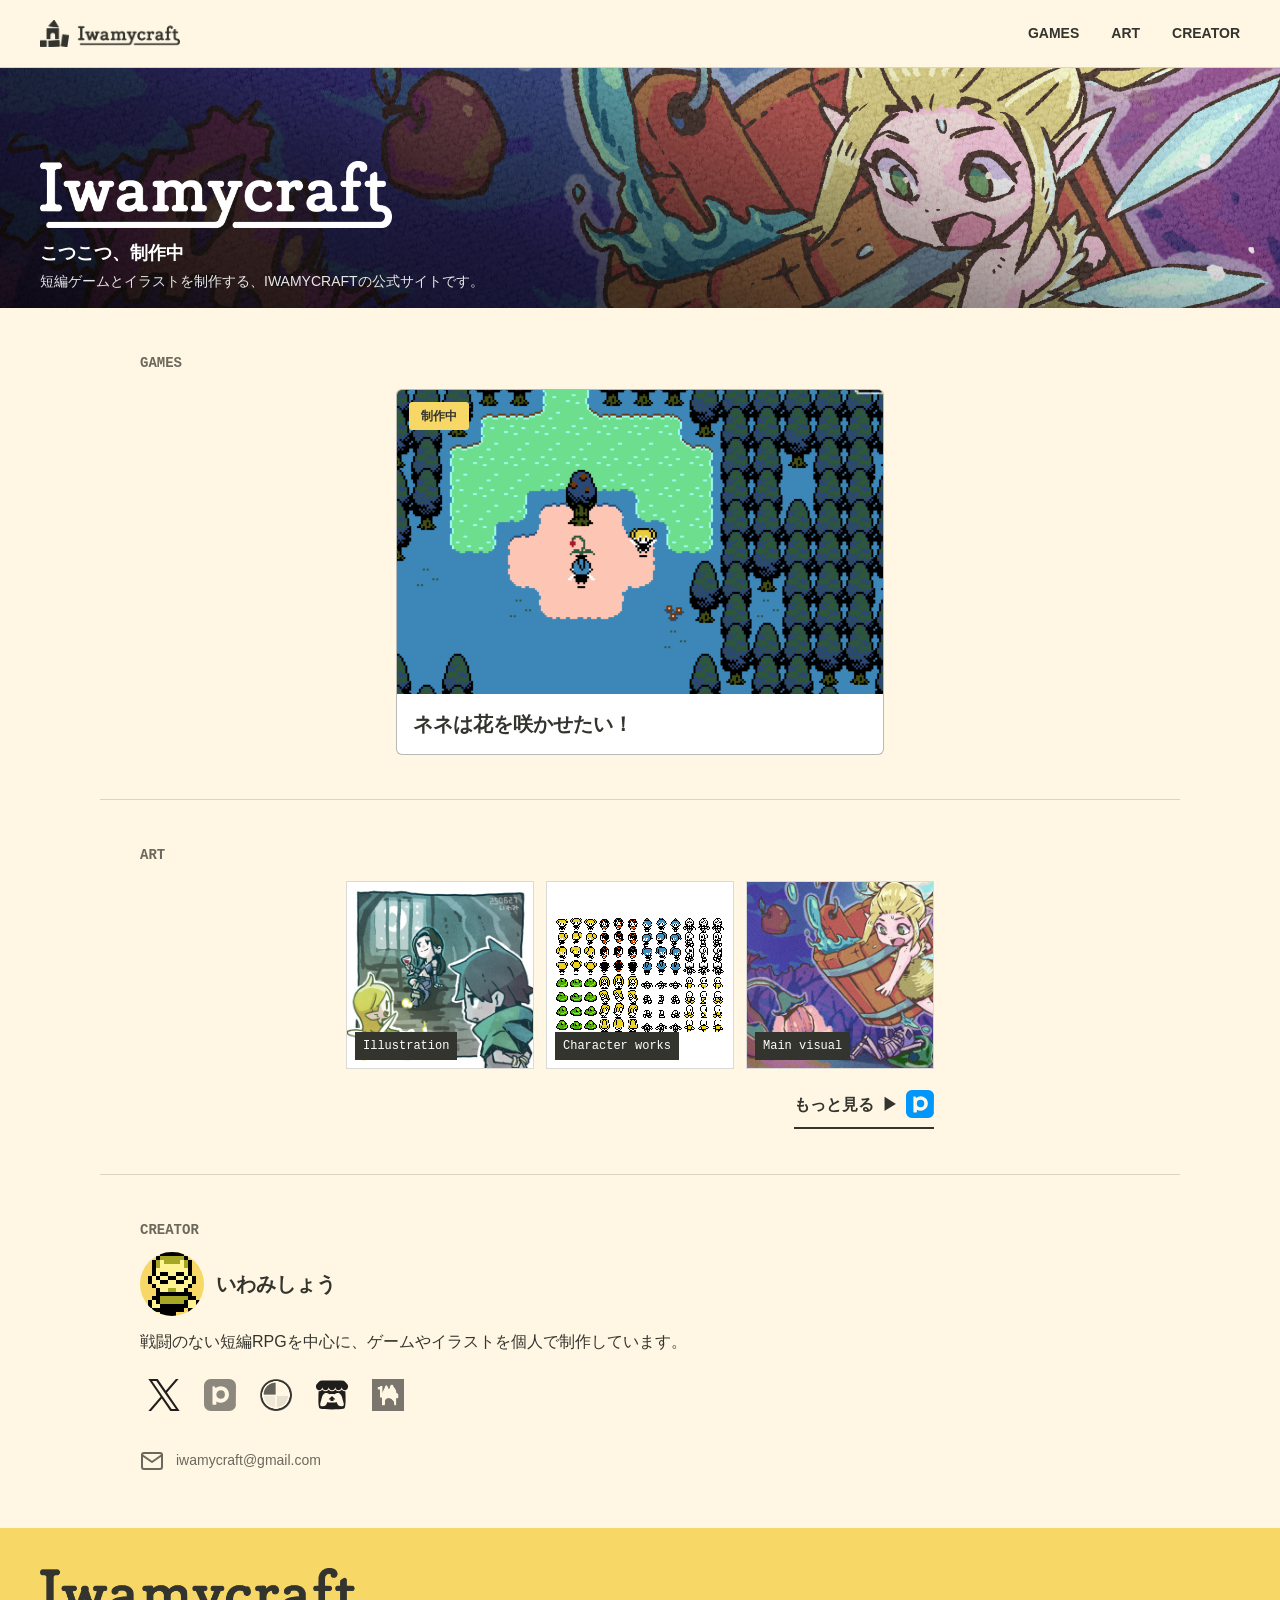
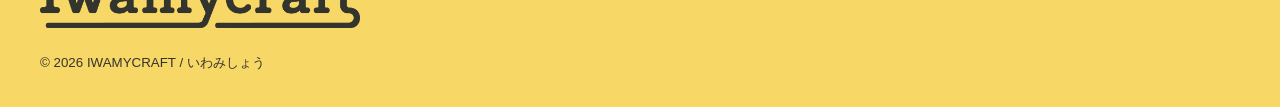
<file: index.html>
<!doctype html>
<html lang="ja">
  <head>
    <meta charset="utf-8">
    <meta name="viewport" content="width=device-width, initial-scale=1, viewport-fit=cover">
    <meta name="description" content="IWAMYCRAFT（イワミクラフト）は、いわみしょうが個人でゲームやイラストを制作する活動名です。戦闘のない短編RPGを中心に制作しています。">
    <meta property="og:type" content="website">
    <meta property="og:title" content="IWAMYCRAFT | こつこつ、制作中">
    <meta property="og:description" content="戦闘のない短編RPGを中心に、ゲームやイラストを個人で制作しています。">
    <meta property="og:url" content="https://www.iwamycraft.com/">
    <meta property="og:image" content="https://www.iwamycraft.com/assets/ogp-logo-base.png">
    <meta property="og:image:alt" content="IWAMYCRAFTのロゴ">
    <meta name="twitter:card" content="summary_large_image">
    <meta name="twitter:image" content="https://www.iwamycraft.com/assets/ogp-logo-base.png">
    <meta name="twitter:image:alt" content="IWAMYCRAFTのロゴ">
    <title>IWAMYCRAFT</title>
    <link rel="canonical" href="https://www.iwamycraft.com/">
    <link rel="icon" href="assets/favicon.ico" sizes="any">
    <link rel="icon" href="assets/favicon-32.png" type="image/png" sizes="32x32">
    <link rel="apple-touch-icon" href="assets/apple-touch-icon.png">
    <link rel="stylesheet" href="tokens.css?v=20260930-7">
    <link rel="stylesheet" href="styles.css?v=20261011-1">
    <script defer src="games-data.js?v=20260930-7"></script>
    <script defer src="site.js?v=20260930-7"></script>
  </head>
  <body>
    <a class="skip-link" href="#main">本文へ移動</a>
    <header class="site-header">
      <a class="brand" href="#top" aria-label="IWAMYCRAFT トップ">
        <img src="assets/iwamycraft_logo_dark.png" width="772" height="292" alt="IWAMYCRAFT">
      </a>
      <nav class="site-nav" aria-label="主要ナビゲーション">
        <a href="#works">GAMES</a>
        <a href="#illustration">ART</a>
        <a href="#about">CREATOR</a>
      </nav>
    </header>

    <main id="main">
      <section class="hero" id="top" aria-labelledby="hero-title">
        <picture class="hero-media">
          <source srcset="assets/hero-mobile.jpg" media="(max-width: 47.99rem)" type="image/jpeg">
          <source srcset="assets/hero-desktop.jpg" media="(min-width: 48rem)" type="image/jpeg">
          <img src="assets/hero-desktop.jpg" width="2400" height="480" alt="IWAMYCRAFTのメインビジュアル" decoding="async" fetchpriority="high">
        </picture>
        <div class="hero-shade" aria-hidden="true"></div>
        <div class="hero-copy">
          <h1 id="hero-title" class="hero-title-logo">
            <img src="assets/iwamycraft_logotype_white.png" width="2400" height="455" alt="IWAMYCRAFT">
          </h1>
          <p class="hero-tagline">こつこつ、制作中</p>
          <p class="hero-intro">短編ゲームとイラストを制作する、IWAMYCRAFTの公式サイトです。</p>
        </div>
      </section>

      <section class="section works-section" id="works" aria-labelledby="works-title">
        <header class="section-heading">
          <h2 id="works-title">GAMES</h2>
        </header>
        <div class="games-grid" id="games-grid" aria-live="polite">
          <article class="game-card game-card-static">
            <a class="game-card-link" href="works/nene-flower-quest.html" aria-label="ネネは花を咲かせたい！の詳細を見る">
              <figure class="game-card-media">
                <img src="assets/nene-flower-quest-gameplay.png" width="1508" height="1112" loading="lazy" decoding="async" alt="ネネは花を咲かせたい！のゲーム画面">
                <span class="status-label">制作中</span>
              </figure>
              <div class="game-card-copy">
                <h3>ネネは花を咲かせたい！</h3>
              </div>
            </a>
          </article>
        </div>
      </section>

      <section class="section art-section" id="illustration" aria-labelledby="art-title">
        <header class="section-heading compact-heading">
          <h2 id="art-title">ART</h2>
        </header>
        <div class="art-collection">
          <div class="art-layout">
            <button class="illustration-thumb art-feature" type="button" data-gallery-index="0" data-full-src="assets/iwamycraft-character-illustration-web.jpg" aria-label="IWAMYCRAFTのキャラクターイラストを大きく表示">
              <img src="assets/iwamycraft-character-illustration-thumb.jpg" width="400" height="400" loading="lazy" decoding="async" alt="IWAMYCRAFTのキャラクターイラスト">
              <span class="illustration-caption">Illustration</span>
            </button>
            <button class="illustration-thumb art-detail" type="button" data-gallery-index="1" data-full-src="assets/nene-flower-quest-character-sprites.png" aria-label="ネネは花を咲かせたい！のキャラクタースプライトを大きく表示">
              <img src="assets/nene-flower-quest-character-sprites.png" width="768" height="512" loading="lazy" decoding="async" alt="ネネは花を咲かせたい！のキャラクタースプライト">
              <span class="illustration-caption">Character works</span>
            </button>
            <button class="illustration-thumb art-feature" type="button" data-gallery-index="2" data-full-src="assets/hero-main-web.jpg" aria-label="IWAMYCRAFTのメインビジュアル原画を大きく表示">
              <img src="assets/hero-main-thumb.jpg" width="400" height="400" loading="lazy" decoding="async" alt="IWAMYCRAFTのメインビジュアル原画">
              <span class="illustration-caption">Main visual</span>
            </button>
          </div>
          <a class="illustration-more" href="https://www.pixiv.net/users/88117464" target="_blank" rel="noopener noreferrer" aria-label="pixivでもっと見る">
            <span>もっと見る</span><span aria-hidden="true">▶︎</span><img src="assets/social/pixiv.svg" width="28" height="28" alt="">
          </a>
        </div>
      </section>

      <dialog class="lightbox" id="illustration-lightbox" aria-labelledby="lightbox-caption">
        <div class="lightbox-shell">
          <button class="lightbox-close" type="button" aria-label="閉じる" title="閉じる">
            <svg viewBox="0 0 24 24" aria-hidden="true"><path d="M18 6 6 18M6 6l12 12"/></svg>
          </button>
          <button class="lightbox-nav lightbox-prev" type="button" aria-label="前の画像" title="前の画像">
            <svg viewBox="0 0 24 24" aria-hidden="true"><path d="m15 18-6-6 6-6"/></svg>
          </button>
          <figure class="lightbox-figure">
            <div class="lightbox-media"><img decoding="async" alt=""></div>
            <figcaption id="lightbox-caption"></figcaption>
          </figure>
          <button class="lightbox-nav lightbox-next" type="button" aria-label="次の画像" title="次の画像">
            <svg viewBox="0 0 24 24" aria-hidden="true"><path d="m9 18 6-6-6-6"/></svg>
          </button>
        </div>
      </dialog>

      <section class="section about-section" id="about" aria-labelledby="about-title">
        <div class="about-copy">
          <h2 id="about-title">CREATOR</h2>
          <div class="about-identity">
            <div class="about-mark" aria-hidden="true">
              <span class="about-sprite"></span>
            </div>
            <h3>いわみしょう</h3>
          </div>
          <p>戦闘のない短編RPGを中心に、ゲームやイラストを個人で制作しています。</p>
        </div>
      </section>

      <section class="section links-section" id="links" aria-labelledby="links-title">
        <h2 class="visually-hidden" id="links-title">LINKS</h2>
        <ul class="social-icon-list" aria-label="外部サービス一覧">
          <li><a class="social-icon-link" href="https://twitter.com/iwamy_s" target="_blank" rel="noopener noreferrer" aria-label="X" title="X"><img src="assets/social/x.svg" width="48" height="48" alt=""></a></li>
          <li><a class="social-icon-link" href="https://www.pixiv.net/users/88117464" target="_blank" rel="noopener noreferrer" aria-label="pixiv" title="pixiv"><img src="assets/social/pixiv.svg" width="48" height="48" alt=""></a></li>
          <li><a class="social-icon-link" href="https://www.freem.ne.jp/brand/13383" target="_blank" rel="noopener noreferrer" aria-label="ふりーむ！" title="ふりーむ！"><img src="assets/social/freem.png" width="180" height="180" alt=""></a></li>
          <li><a class="social-icon-link" href="https://iwamycraft.itch.io" target="_blank" rel="noopener noreferrer" aria-label="itch.io" title="itch.io"><img src="assets/social/itchio.svg" width="48" height="48" alt=""></a></li>
          <li><a class="social-icon-link" href="https://iwamycraft.booth.pm/" target="_blank" rel="noopener noreferrer" aria-label="BOOTH" title="BOOTH"><img src="assets/social/booth.png" width="180" height="180" alt=""></a></li>
        </ul>
        <a class="email-link" href="mailto:iwamycraft@gmail.com?subject=IWAMYCRAFT%E3%81%B8%E3%81%AE%E3%81%8A%E5%95%8F%E3%81%84%E5%90%88%E3%82%8F%E3%81%9B">
          <svg viewBox="0 0 24 24" aria-hidden="true"><path d="M4 4h16c1.1 0 2 .9 2 2v12c0 1.1-.9 2-2 2H4c-1.1 0-2-.9-2-2V6c0-1.1.9-2 2-2Z"/><path d="m22 6-10 7L2 6"/></svg>
          <span>iwamycraft@gmail.com</span>
        </a>
      </section>
    </main>

    <footer class="site-footer">
      <img src="assets/iwamycraft_logotype_dark.png" width="1129" height="323" alt="IWAMYCRAFT">
      <small>&copy; 2026 IWAMYCRAFT / いわみしょう</small>
    </footer>

    <script defer src="https://static.cloudflareinsights.com/beacon.min.js" data-cf-beacon='{"token":"ad9c7e18a9a74dd8a6b2a23b549dd7f2"}'></script>
  </body>
</html>
</file>
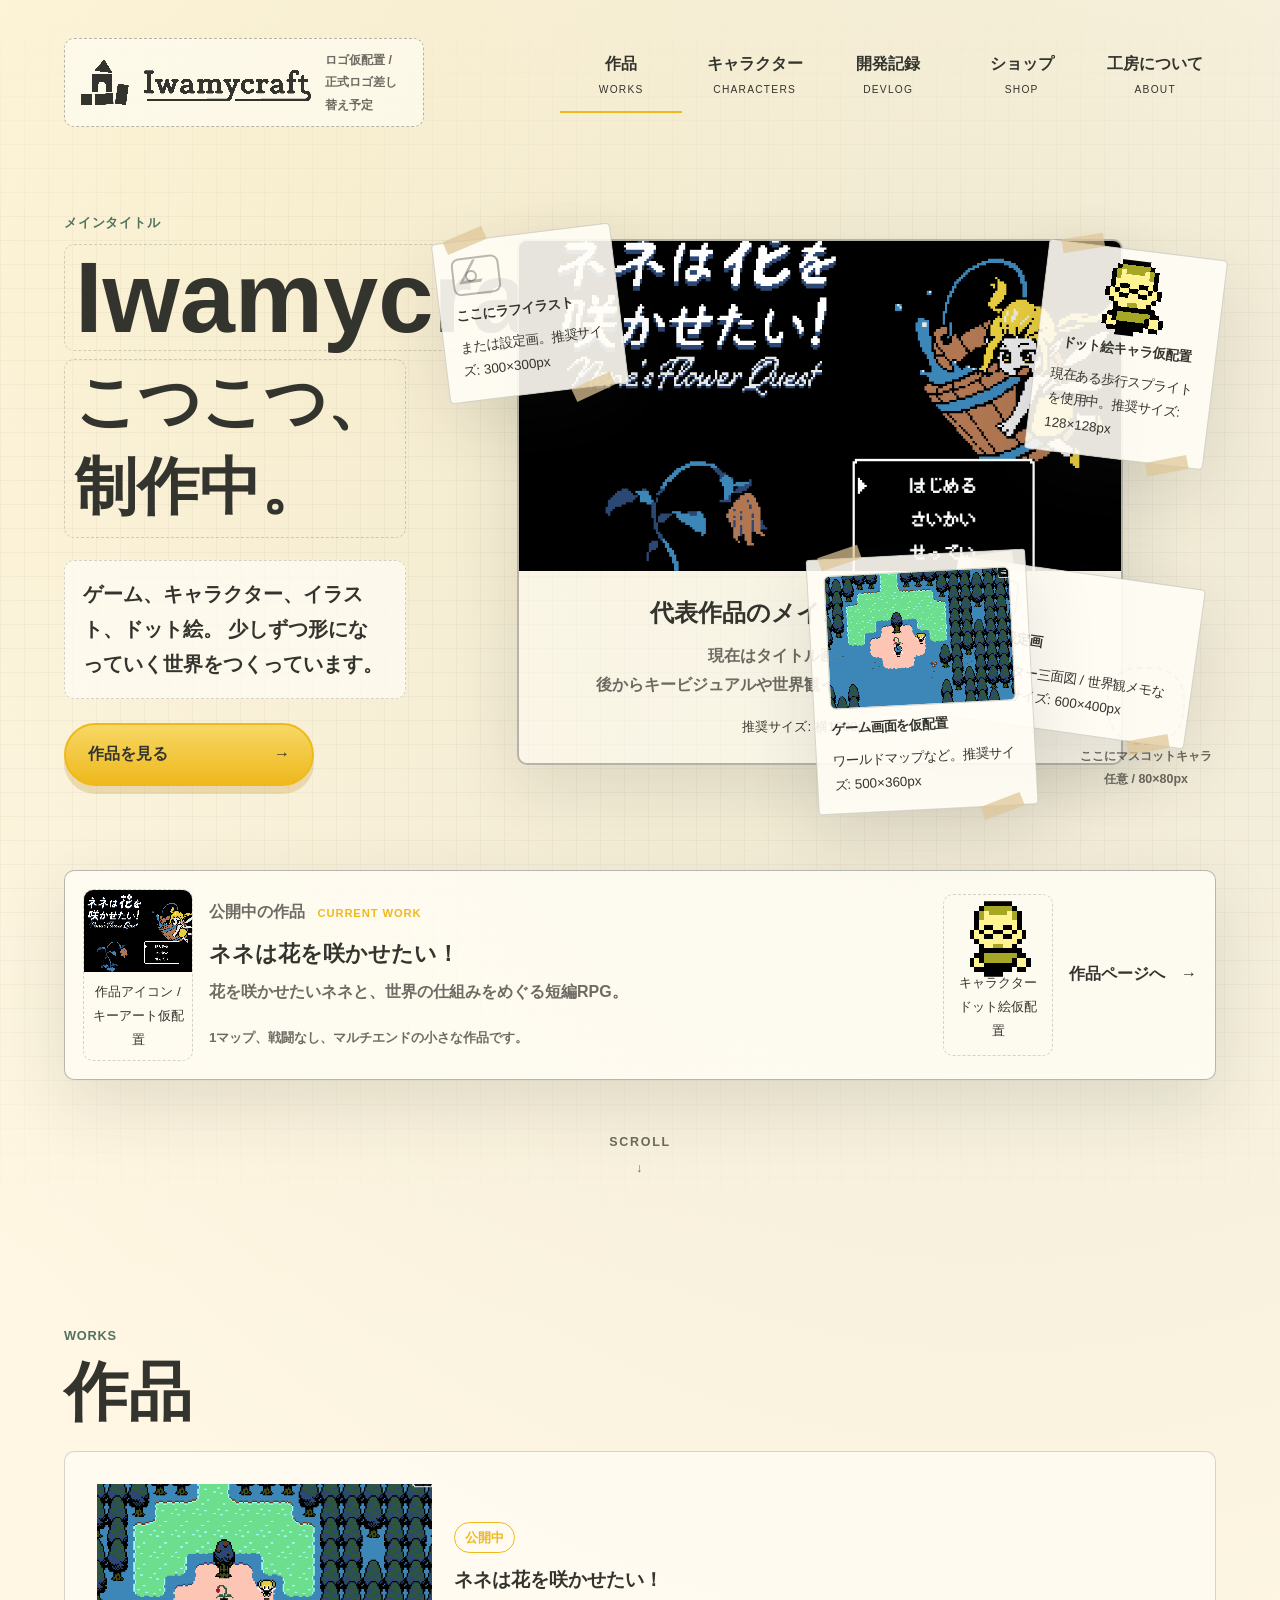
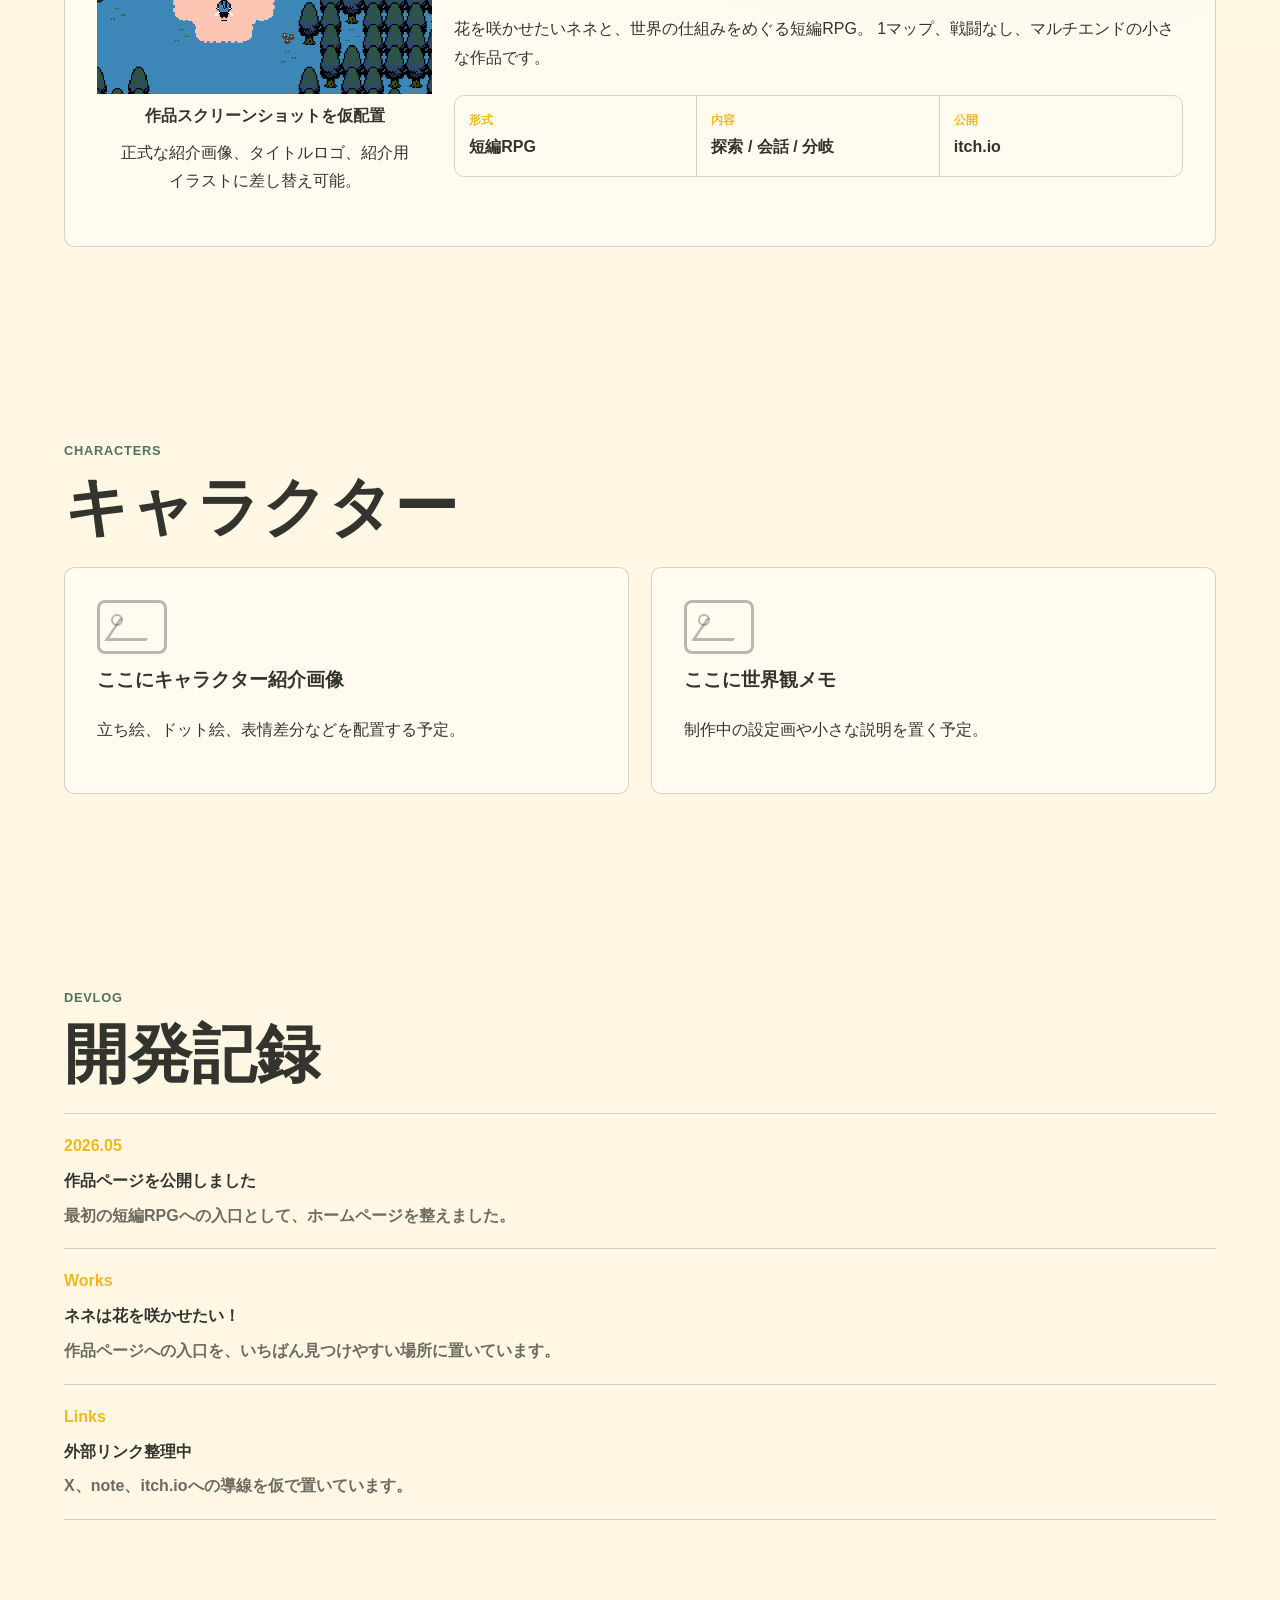
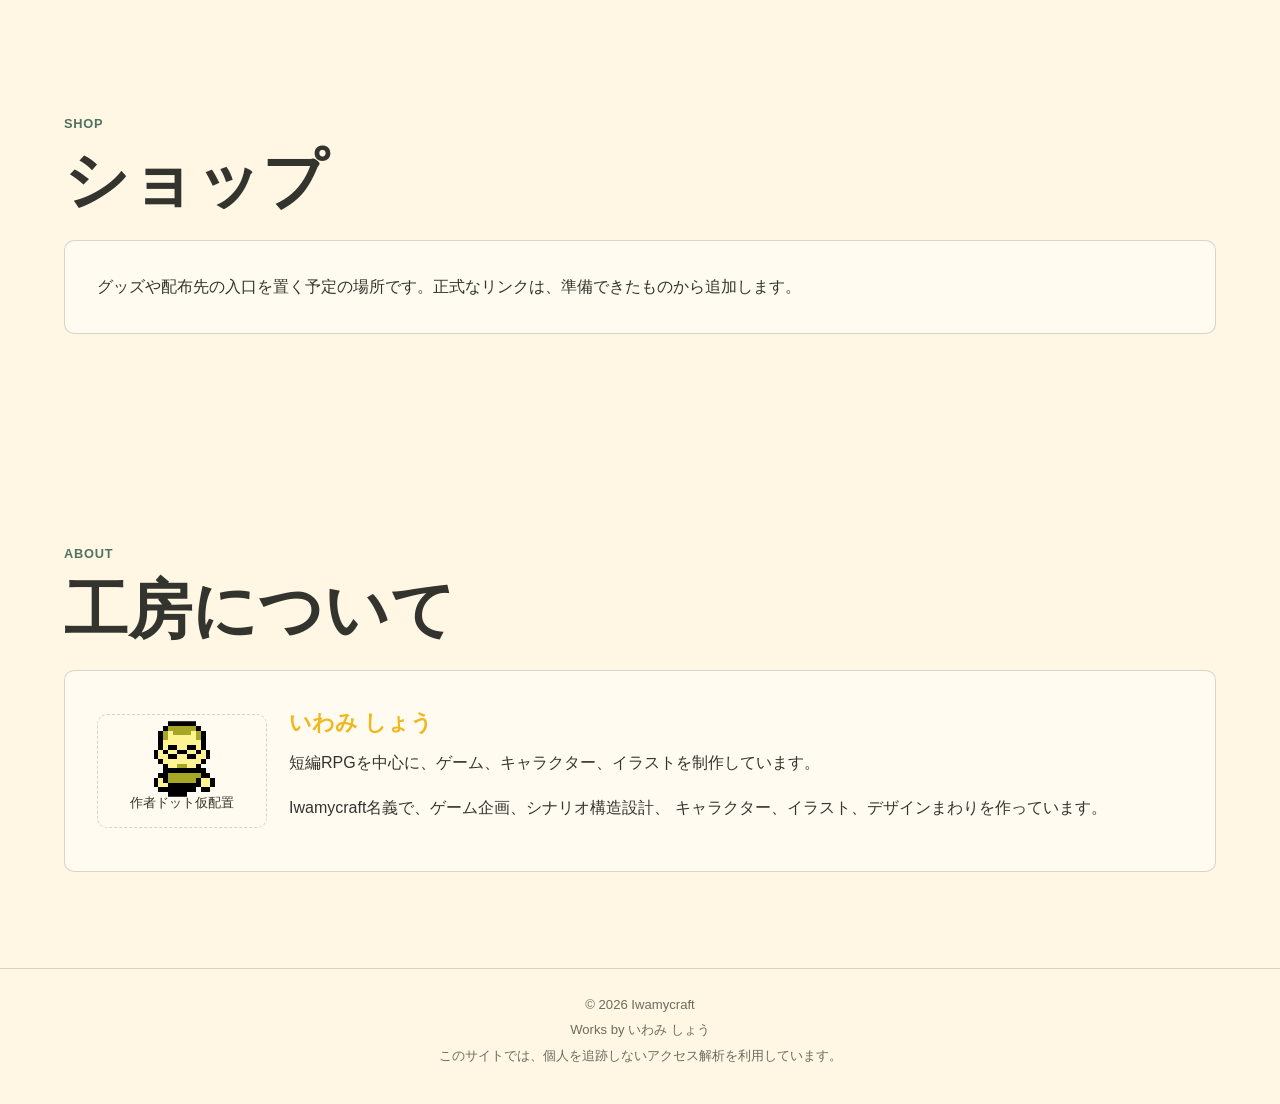
<file: index3.html>
<!doctype html>
<html lang="ja">
  <head>
    <meta charset="utf-8">
    <meta name="viewport" content="width=device-width, initial-scale=1">
    <title>Iwamycraft | こつこつ、制作中。</title>
    <meta
      name="description"
      content="Iwamycraftは、ゲーム、キャラクター、イラスト、ドット絵、グッズをつくる個人創作工房ブランドです。"
    >
    <meta property="og:type" content="website">
    <meta property="og:title" content="Iwamycraft | こつこつ、制作中。">
    <meta
      property="og:description"
      content="完成品だけではなく、育っていく過程も含めて楽しめる創作工房ブランドです。"
    >
    <meta name="twitter:card" content="summary_large_image">
    <link rel="icon" href="assets/favicon.ico" sizes="any">
    <link rel="icon" href="assets/favicon-32.png" type="image/png" sizes="32x32">
    <link rel="apple-touch-icon" href="assets/apple-touch-icon.png">
    <link rel="stylesheet" href="index3.css?v=20260530-1">
  </head>
  <body>
    <main id="top">
      <section class="first-view" aria-labelledby="hero-title">
        <div class="workspace-grid" aria-hidden="true"></div>

        <header class="site-header">
          <a class="brand" href="#top" aria-label="IWAMYCRAFT トップ">
            <img src="assets/iwamycraft_logo_dark.png" alt="Iwamycraft">
            <span class="brand-copy">
              <small>ロゴ仮配置 / 正式ロゴ差し替え予定</small>
            </span>
          </a>

          <nav class="main-nav" aria-label="主要ナビゲーション">
            <a href="#works" aria-current="page">
              <span>作品</span>
              <small>Works</small>
            </a>
            <a href="#characters">
              <span>キャラクター</span>
              <small>Characters</small>
            </a>
            <a href="#devlog">
              <span>開発記録</span>
              <small>Devlog</small>
            </a>
            <a href="#shop">
              <span>ショップ</span>
              <small>Shop</small>
            </a>
            <a href="#about">
              <span>工房について</span>
              <small>About</small>
            </a>
          </nav>
        </header>

        <div class="hero-layout">
          <section class="hero-copy">
            <p class="label">メインタイトル</p>
            <h1 id="hero-title">Iwamycraft</h1>
            <p class="tagline">こつこつ、制作中。</p>
            <p class="lead">
              ゲーム、キャラクター、イラスト、ドット絵。
              少しずつ形になっていく世界をつくっています。
            </p>
            <a class="primary-cta" href="#works">
              <span>作品を見る</span>
              <span aria-hidden="true">→</span>
            </a>
          </section>

          <section class="main-visual" aria-labelledby="visual-title">
            <div class="visual-board has-image">
              <img src="assets/nene-flower-quest-title.png" alt="ネネは花を咲かせたい！のタイトル画面">
              <h2 id="visual-title">代表作品のメイン画像を仮配置</h2>
              <p>
                現在はタイトル画面を配置中。<br>
                後からキービジュアルや世界観イラストに差し替え可能です。
              </p>
              <small>推奨サイズ: 横1200px以上</small>
            </div>

            <aside class="floating-note note-rough placeholder">
              <span class="placeholder-icon small"></span>
              <strong>ここにラフイラスト</strong>
              <p>または設定画。推奨サイズ: 300×300px</p>
            </aside>

            <aside class="floating-note note-dot has-sprite">
              <span class="mini-sprite" aria-hidden="true"></span>
              <strong>ドット絵キャラ仮配置</strong>
              <p>現在ある歩行スプライトを使用中。推奨サイズ: 128×128px</p>
            </aside>

            <aside class="floating-note note-setting placeholder">
              <span class="placeholder-icon small"></span>
              <strong>ここに設定画</strong>
              <p>キャラクター三面図 / 世界観メモなど。推奨サイズ: 600×400px</p>
            </aside>

            <aside class="floating-note note-game has-image">
              <img src="assets/nene-flower-quest-gameplay.png" alt="ネネは花を咲かせたい！のゲーム画面">
              <strong>ゲーム画面を仮配置</strong>
              <p>ワールドマップなど。推奨サイズ: 500×360px</p>
            </aside>

            <aside class="mascot-note">
              <span></span>
              <p>ここにマスコットキャラ<br>任意 / 80×80px</p>
            </aside>
          </section>
        </div>

        <section class="current-work" id="works" aria-labelledby="current-work-title">
          <div class="work-icon has-image">
            <img src="assets/nene-flower-quest-title.png" alt="">
            <small>作品アイコン / キーアート仮配置</small>
          </div>
          <div class="work-info">
            <p class="work-kicker">公開中の作品 <span>Current work</span></p>
            <h2 id="current-work-title">ネネは花を咲かせたい！</h2>
            <p>花を咲かせたいネネと、世界の仕組みをめぐる短編RPG。</p>
            <small>1マップ、戦闘なし、マルチエンドの小さな作品です。</small>
          </div>
          <div class="work-character has-sprite">
            <span class="mini-sprite" aria-hidden="true"></span>
            <small>キャラクタードット絵仮配置</small>
          </div>
          <a class="work-link" href="#works-detail">
            <span>作品ページへ</span>
            <span aria-hidden="true">→</span>
          </a>
        </section>

        <a class="scroll-cue" href="#works-detail" aria-label="下へスクロール">
          <span>Scroll</span>
          <b aria-hidden="true">↓</b>
        </a>
      </section>

      <section class="section section-works" id="works-detail" aria-labelledby="works-title">
        <div class="section-head">
          <p>Works</p>
          <h2 id="works-title">作品</h2>
        </div>
        <article class="work-panel">
          <div class="image-placeholder has-image">
            <img src="assets/nene-flower-quest-gameplay.png" alt="ネネは花を咲かせたい！のゲーム画面">
            <strong>作品スクリーンショットを仮配置</strong>
            <p>正式な紹介画像、タイトルロゴ、紹介用イラストに差し替え可能。</p>
          </div>
          <div>
            <p class="status">公開中</p>
            <h3>ネネは花を咲かせたい！</h3>
            <p>
              花を咲かせたいネネと、世界の仕組みをめぐる短編RPG。
              1マップ、戦闘なし、マルチエンドの小さな作品です。
            </p>
            <dl class="spec-list">
              <div>
                <dt>形式</dt>
                <dd>短編RPG</dd>
              </div>
              <div>
                <dt>内容</dt>
                <dd>探索 / 会話 / 分岐</dd>
              </div>
              <div>
                <dt>公開</dt>
                <dd>itch.io</dd>
              </div>
            </dl>
          </div>
        </article>
      </section>

      <section class="section" id="characters" aria-labelledby="characters-title">
        <div class="section-head">
          <p>Characters</p>
          <h2 id="characters-title">キャラクター</h2>
        </div>
        <div class="placeholder-row">
          <article class="placeholder">
            <span class="placeholder-icon"></span>
            <h3>ここにキャラクター紹介画像</h3>
            <p>立ち絵、ドット絵、表情差分などを配置する予定。</p>
          </article>
          <article class="placeholder">
            <span class="placeholder-icon"></span>
            <h3>ここに世界観メモ</h3>
            <p>制作中の設定画や小さな説明を置く予定。</p>
          </article>
        </div>
      </section>

      <section class="section split-section" id="devlog" aria-labelledby="devlog-title">
        <div class="section-head">
          <p>Devlog</p>
          <h2 id="devlog-title">開発記録</h2>
        </div>
        <div class="update-list">
          <a href="#top">
            <time datetime="2026-05">2026.05</time>
            <strong>作品ページを公開しました</strong>
            <span>最初の短編RPGへの入口として、ホームページを整えました。</span>
          </a>
          <a href="#works-detail">
            <time datetime="2026-05">Works</time>
            <strong>ネネは花を咲かせたい！</strong>
            <span>作品ページへの入口を、いちばん見つけやすい場所に置いています。</span>
          </a>
          <a href="#shop">
            <time datetime="2026-05">Links</time>
            <strong>外部リンク整理中</strong>
            <span>X、note、itch.ioへの導線を仮で置いています。</span>
          </a>
        </div>
      </section>

      <section class="section" id="shop" aria-labelledby="shop-title">
        <div class="section-head">
          <p>Shop</p>
          <h2 id="shop-title">ショップ</h2>
        </div>
        <p class="section-copy">
          グッズや配布先の入口を置く予定の場所です。正式なリンクは、準備できたものから追加します。
        </p>
      </section>

      <section class="section" id="about" aria-labelledby="about-title">
        <div class="section-head">
          <p>About</p>
          <h2 id="about-title">工房について</h2>
        </div>
        <div class="about-panel">
          <div class="creator-badge has-sprite">
            <span class="mini-sprite" aria-hidden="true"></span>
            <small>作者ドット仮配置</small>
          </div>
          <div>
            <p class="profile-name">いわみ しょう</p>
            <p>短編RPGを中心に、ゲーム、キャラクター、イラストを制作しています。</p>
            <p>
              Iwamycraft名義で、ゲーム企画、シナリオ構造設計、
              キャラクター、イラスト、デザインまわりを作っています。
            </p>
          </div>
        </div>
      </section>
    </main>

    <footer class="site-footer">
      <p>&copy; 2026 Iwamycraft</p>
      <p>Works by いわみ しょう</p>
      <p>このサイトでは、個人を追跡しないアクセス解析を利用しています。</p>
    </footer>

    <!-- Cloudflare Web Analytics -->
    <script defer src="https://static.cloudflareinsights.com/beacon.min.js" data-cf-beacon='{"token":"ad9c7e18a9a74dd8a6b2a23b549dd7f2"}'></script>
    <!-- End Cloudflare Web Analytics -->
  </body>
</html>
</file>
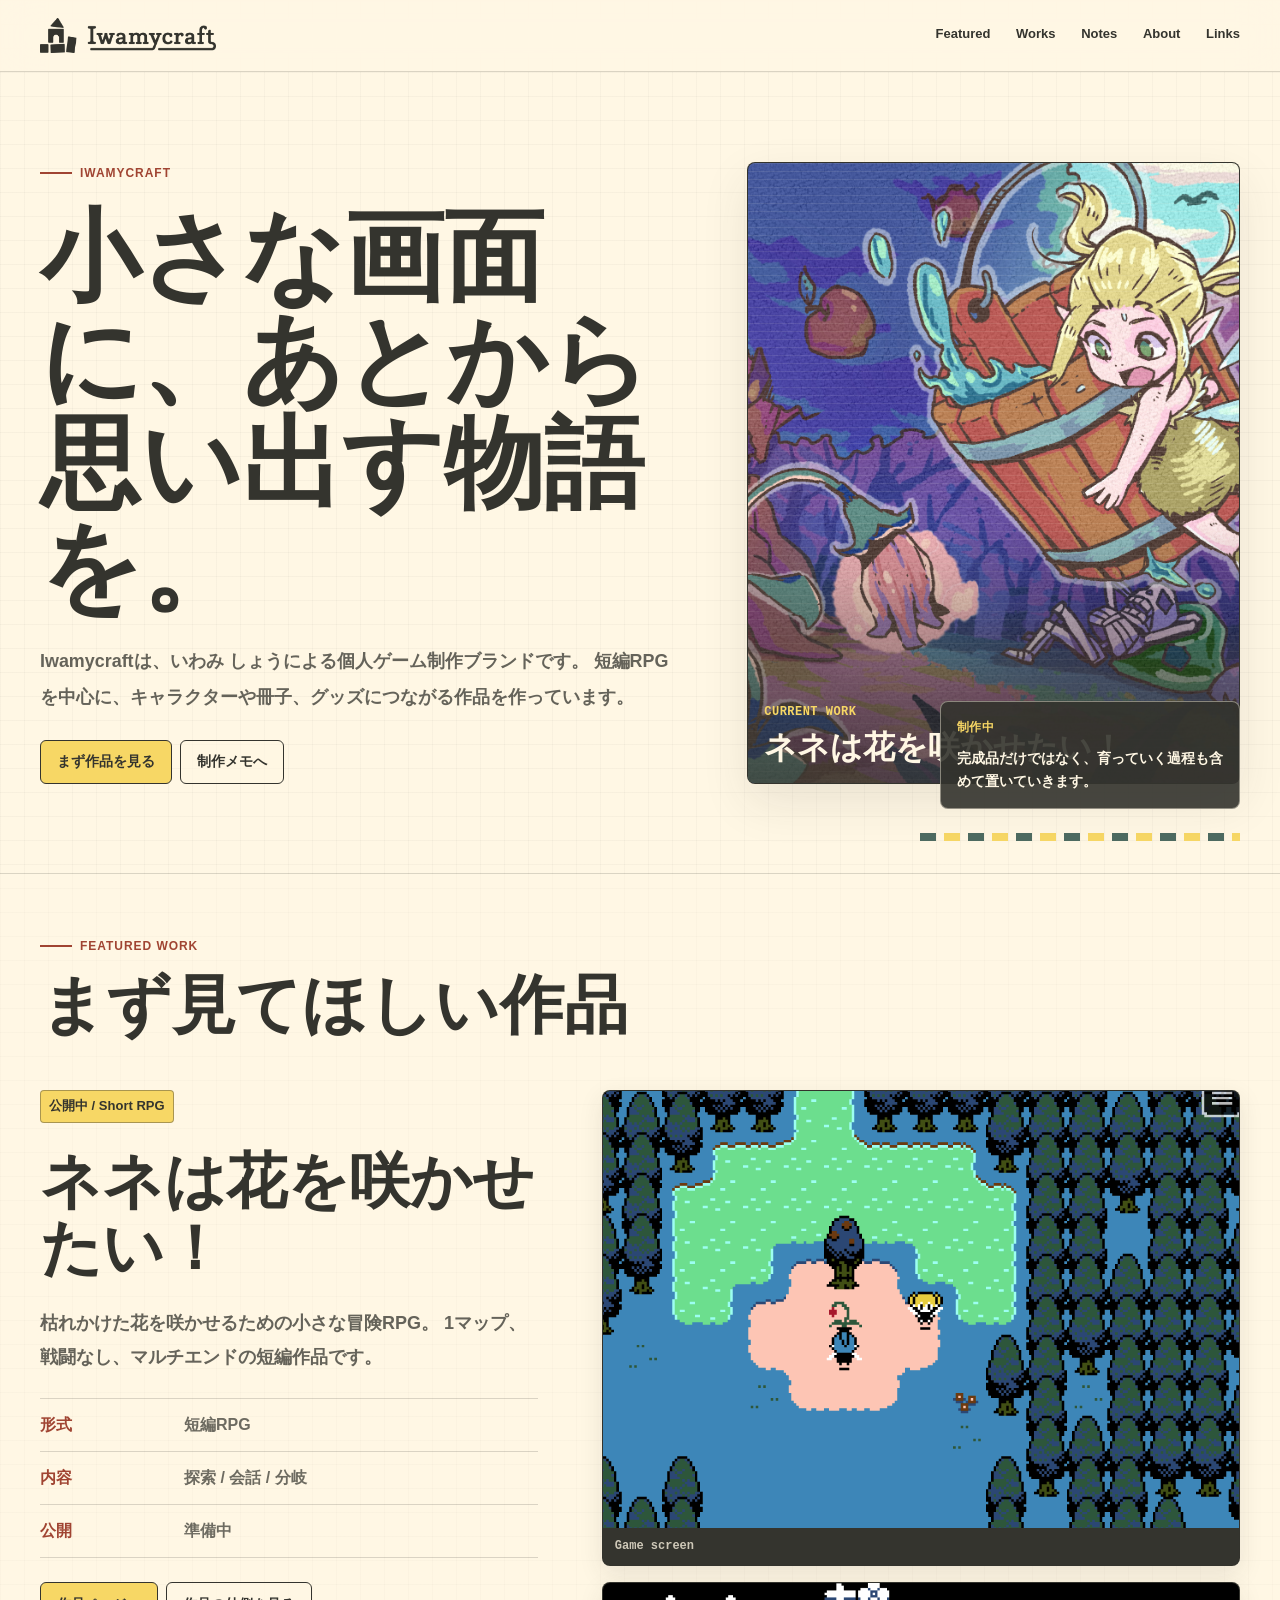
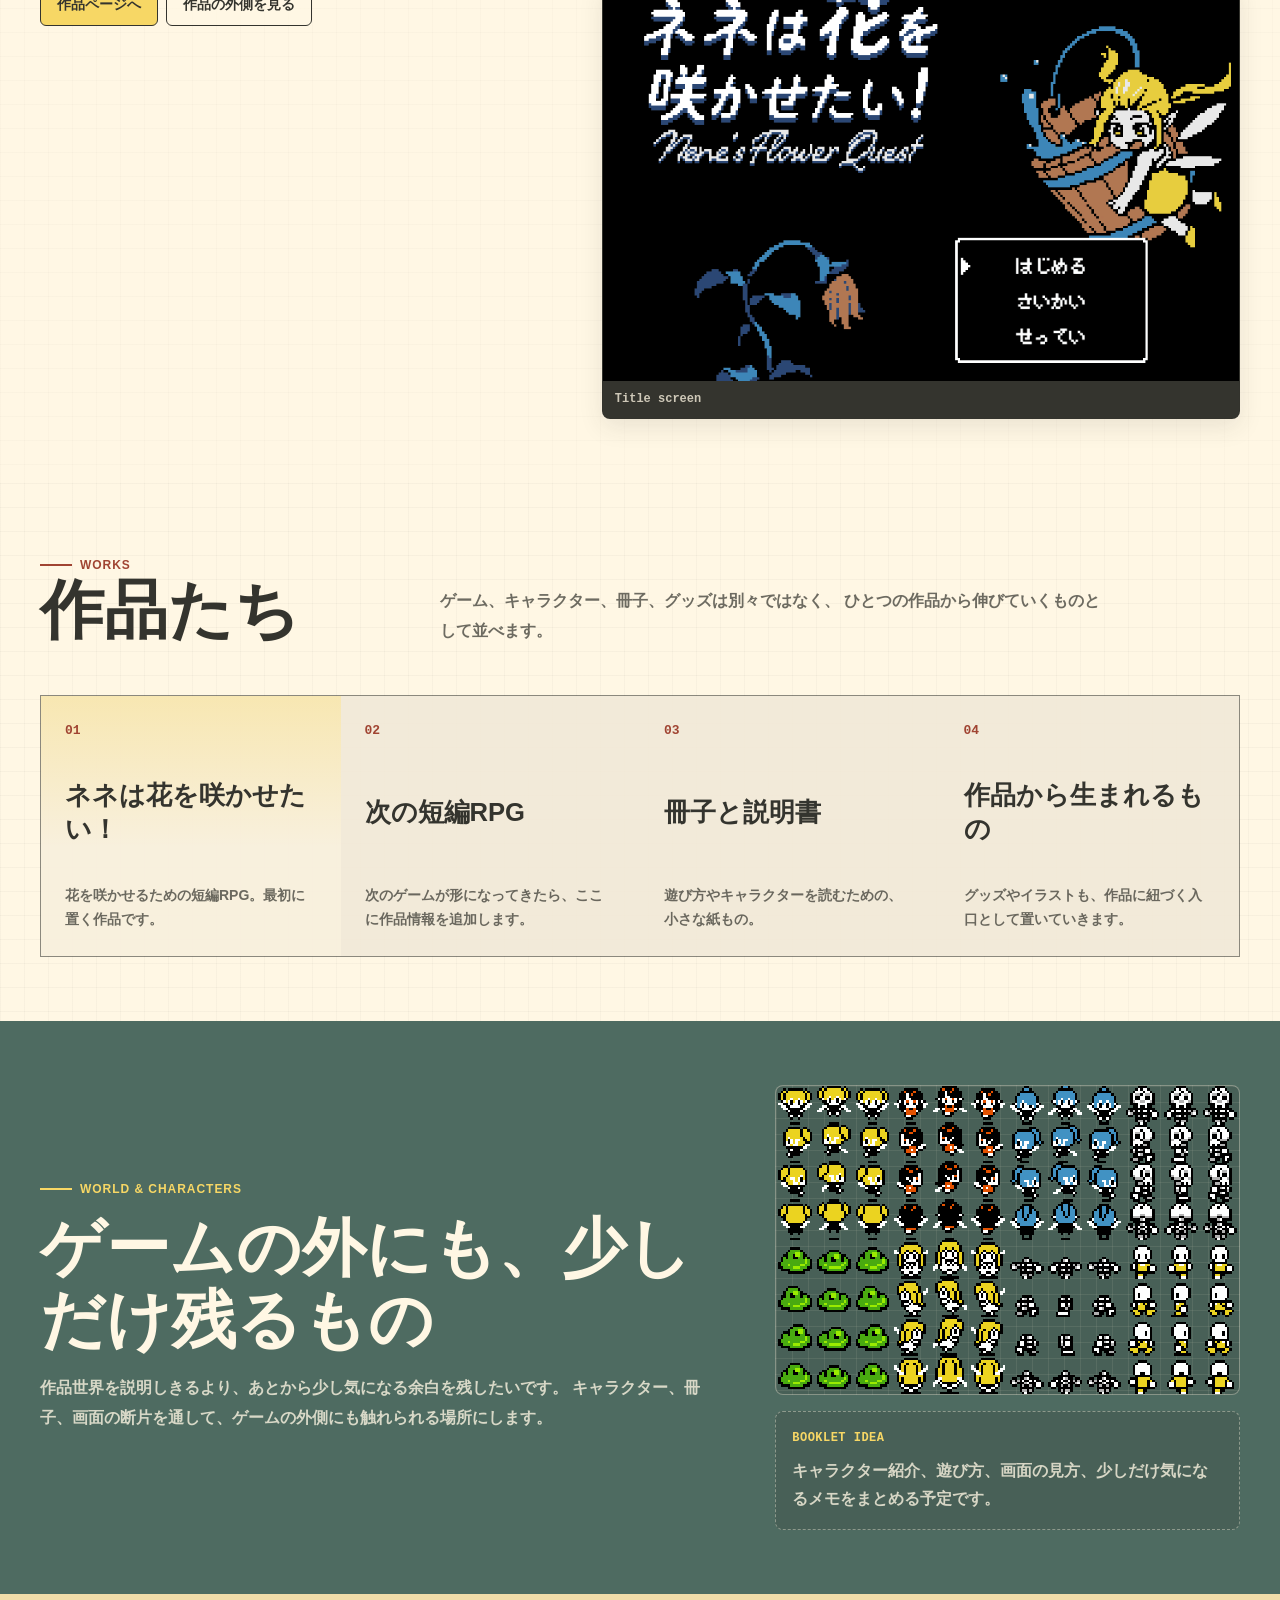
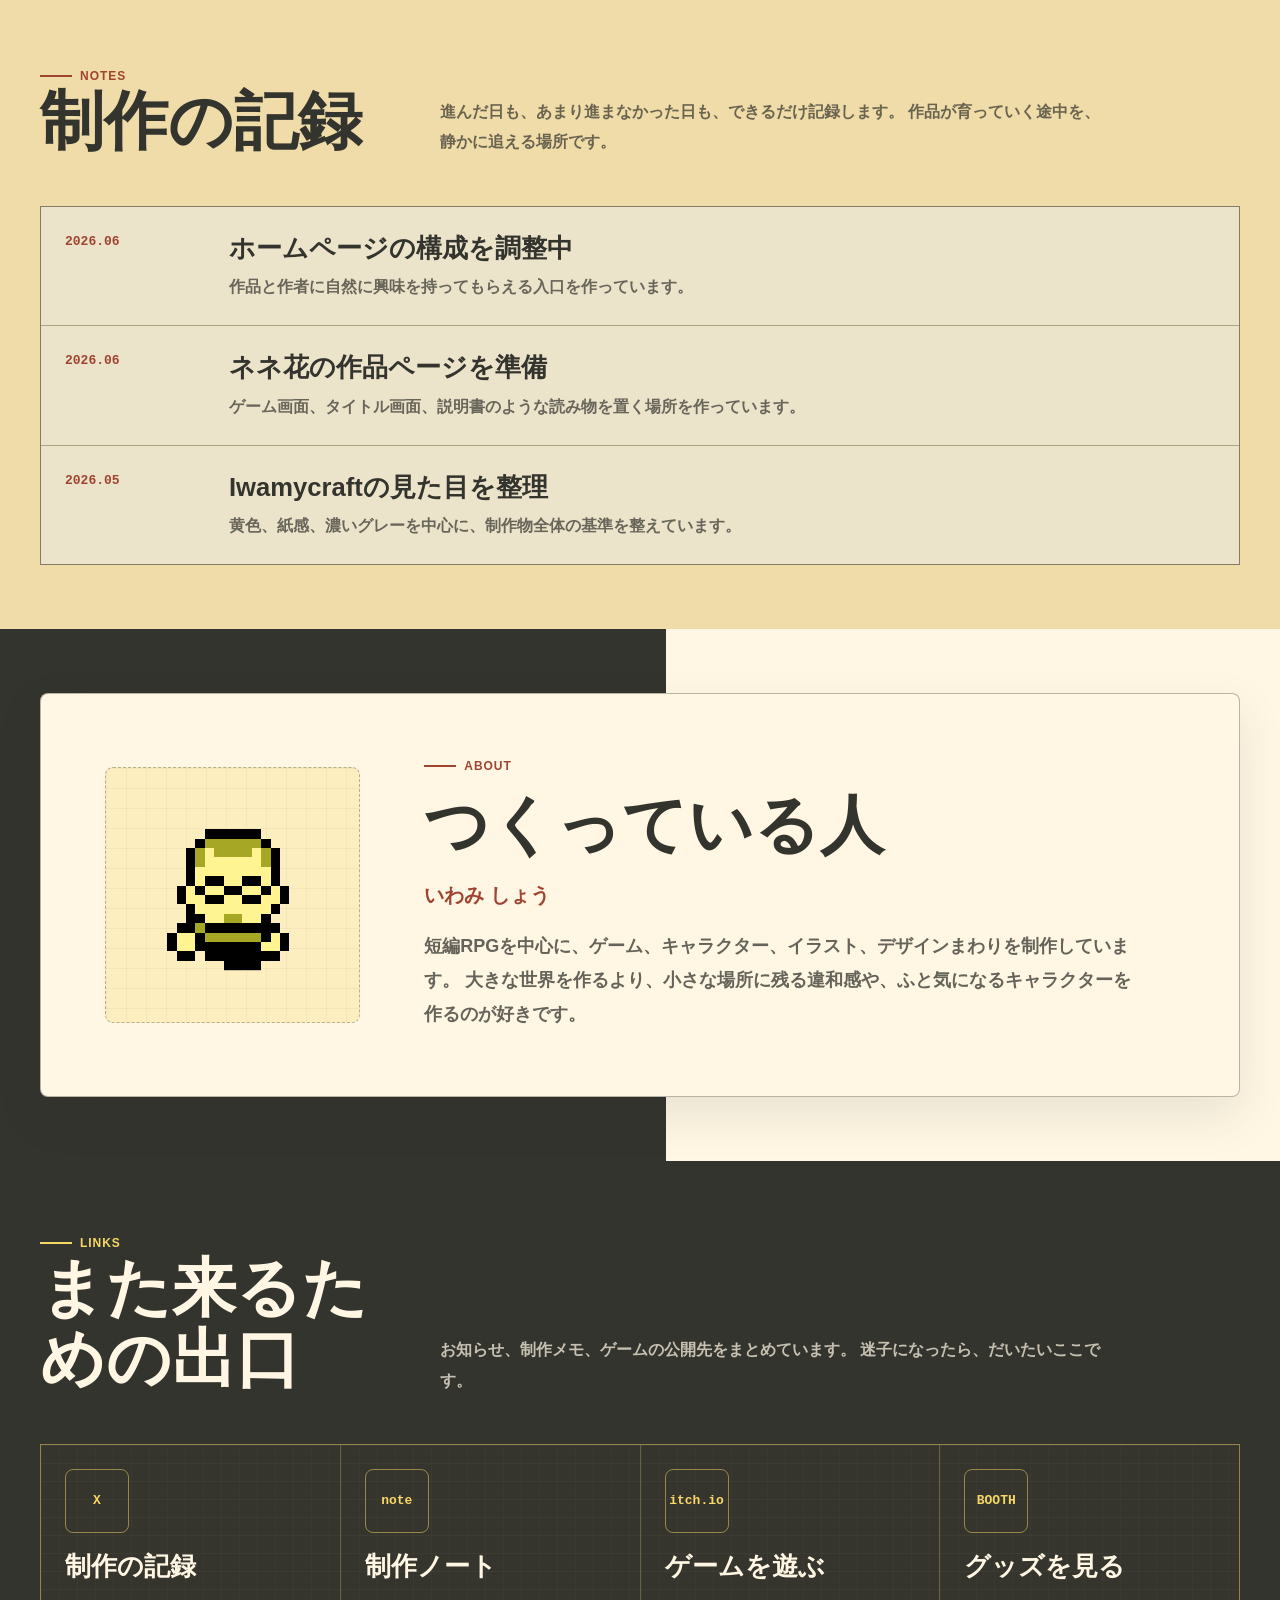
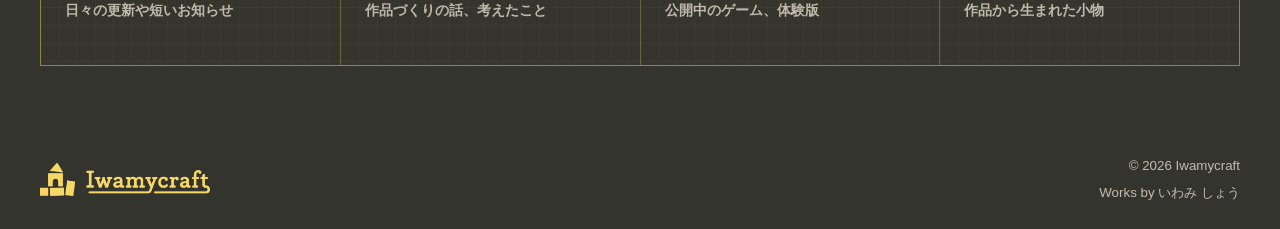
<file: index4.html>
<!doctype html>
<html lang="ja">
  <head>
    <meta charset="utf-8">
    <meta name="viewport" content="width=device-width, initial-scale=1">
    <meta
      name="description"
      content="Iwamycraftは、いわみ しょうによる個人ゲーム制作ブランドです。短編RPGを中心に、小さな物語のある作品を制作しています。"
    >
    <meta property="og:type" content="website">
    <meta property="og:title" content="Iwamycraft | 小さな物語のあるゲーム">
    <meta
      property="og:description"
      content="短編RPG、キャラクター、制作メモ、作品の外側に残るものをまとめたIwamycraftのホームページです。"
    >
    <meta property="og:image" content="assets/ogp-logo-base.png">
    <meta name="twitter:card" content="summary_large_image">
    <title>Iwamycraft | 小さな物語のあるゲーム</title>
    <link rel="icon" href="assets/favicon.ico" sizes="any">
    <link rel="icon" href="assets/favicon-16.png" type="image/png" sizes="16x16">
    <link rel="icon" href="assets/favicon-32.png" type="image/png" sizes="32x32">
    <link rel="icon" href="assets/favicon-192.png" type="image/png" sizes="192x192">
    <link rel="apple-touch-icon" href="assets/apple-touch-icon.png">
    <link rel="stylesheet" href="index4.css?v=20260614-portal-test">
  </head>
  <body>
    <header class="site-header">
      <a class="brand" href="#top" aria-label="IWAMYCRAFT トップ">
        <img src="assets/iwamycraft_logo_dark.png" alt="Iwamycraft">
      </a>
      <nav class="site-nav" aria-label="主要ナビゲーション">
        <a href="#featured">Featured</a>
        <a href="#works">Works</a>
        <a href="#notes">Notes</a>
        <a href="#about">About</a>
        <a href="#links">Links</a>
      </nav>
    </header>

    <main id="top">
      <section class="hero" aria-labelledby="hero-title">
        <div class="hero-copy">
          <p class="eyebrow">Iwamycraft</p>
          <h1 id="hero-title">
            小さな画面に、あとから思い出す物語を。
          </h1>
          <p class="hero-lead">
            Iwamycraftは、いわみ しょうによる個人ゲーム制作ブランドです。
            短編RPGを中心に、キャラクターや冊子、グッズにつながる作品を作っています。
          </p>
          <div class="hero-actions" aria-label="主な導線">
            <a class="button-primary" href="#featured">まず作品を見る</a>
            <a class="button-secondary" href="#notes">制作メモへ</a>
          </div>
        </div>

        <figure class="hero-visual">
          <img src="assets/nene-flower-quest-main-visual.jpg" alt="ネネは花を咲かせたい！のメインビジュアル">
          <figcaption>
            <span>Current work</span>
            <strong>ネネは花を咲かせたい！</strong>
          </figcaption>
        </figure>

        <aside class="hero-note" aria-label="Iwamycraftの短い説明">
          <span>制作中</span>
          <p>完成品だけではなく、育っていく過程も含めて置いていきます。</p>
        </aside>
      </section>

      <section class="section featured" id="featured" aria-labelledby="featured-title">
        <div class="section-kicker">
          <p class="eyebrow">Featured Work</p>
          <h2 id="featured-title">まず見てほしい作品</h2>
        </div>

        <article class="featured-work">
          <div class="featured-copy">
            <p class="status">公開中 / Short RPG</p>
            <h3>ネネは花を咲かせたい！</h3>
            <p>
              枯れかけた花を咲かせるための小さな冒険RPG。
              1マップ、戦闘なし、マルチエンドの短編作品です。
            </p>
            <dl class="work-specs" aria-label="作品情報">
              <div>
                <dt>形式</dt>
                <dd>短編RPG</dd>
              </div>
              <div>
                <dt>内容</dt>
                <dd>探索 / 会話 / 分岐</dd>
              </div>
              <div>
                <dt>公開</dt>
                <dd>準備中</dd>
              </div>
            </dl>
            <div class="inline-actions">
              <a class="button-primary" href="works/nene-flower-quest.html">作品ページへ</a>
              <a class="button-secondary" href="#world">作品の外側を見る</a>
            </div>
          </div>
          <div class="featured-media" aria-label="作品画像">
            <figure class="screen-card is-large">
              <img src="assets/nene-flower-quest-gameplay.png" alt="ネネは花を咲かせたい！のゲーム画面">
              <figcaption>Game screen</figcaption>
            </figure>
            <figure class="screen-card">
              <img src="assets/nene-flower-quest-title.png" alt="ネネは花を咲かせたい！のタイトル画面">
              <figcaption>Title screen</figcaption>
            </figure>
          </div>
        </article>
      </section>

      <section class="section works" id="works" aria-labelledby="works-title">
        <div class="section-head">
          <div>
            <p class="eyebrow">Works</p>
            <h2 id="works-title">作品たち</h2>
          </div>
          <p>
            ゲーム、キャラクター、冊子、グッズは別々ではなく、
            ひとつの作品から伸びていくものとして並べます。
          </p>
        </div>

        <div class="shelf" aria-label="作品棚">
          <article class="shelf-item is-current">
            <span>01</span>
            <h3>ネネは花を咲かせたい！</h3>
            <p>花を咲かせるための短編RPG。最初に置く作品です。</p>
          </article>
          <article class="shelf-item">
            <span>02</span>
            <h3>次の短編RPG</h3>
            <p>次のゲームが形になってきたら、ここに作品情報を追加します。</p>
          </article>
          <article class="shelf-item">
            <span>03</span>
            <h3>冊子と説明書</h3>
            <p>遊び方やキャラクターを読むための、小さな紙もの。</p>
          </article>
          <article class="shelf-item">
            <span>04</span>
            <h3>作品から生まれるもの</h3>
            <p>グッズやイラストも、作品に紐づく入口として置いていきます。</p>
          </article>
        </div>
      </section>

      <section class="section world" id="world" aria-labelledby="world-title">
        <div class="world-grid">
          <div class="section-kicker">
            <p class="eyebrow">World & Characters</p>
            <h2 id="world-title">ゲームの外にも、少しだけ残るもの</h2>
            <p>
              作品世界を説明しきるより、あとから少し気になる余白を残したいです。
              キャラクター、冊子、画面の断片を通して、ゲームの外側にも触れられる場所にします。
            </p>
          </div>

          <div class="character-panel" aria-label="キャラクターと作品の断片">
            <figure class="sprite-sheet">
              <img src="assets/nene-flower-quest-character-sprites.png" alt="ネネは花を咲かせたい！のキャラクタースプライト">
            </figure>
            <div class="world-note">
              <span>Booklet idea</span>
              <p>キャラクター紹介、遊び方、画面の見方、少しだけ気になるメモをまとめる予定です。</p>
            </div>
          </div>
        </div>
      </section>

      <section class="section notes" id="notes" aria-labelledby="notes-title">
        <div class="section-head">
          <div>
            <p class="eyebrow">Notes</p>
            <h2 id="notes-title">制作の記録</h2>
          </div>
          <p>
            進んだ日も、あまり進まなかった日も、できるだけ記録します。
            作品が育っていく途中を、静かに追える場所です。
          </p>
        </div>

        <ol class="note-list">
          <li>
            <time datetime="2026-06">2026.06</time>
            <div>
              <h3>ホームページの構成を調整中</h3>
              <p>作品と作者に自然に興味を持ってもらえる入口を作っています。</p>
            </div>
          </li>
          <li>
            <time datetime="2026-06">2026.06</time>
            <div>
              <h3>ネネ花の作品ページを準備</h3>
              <p>ゲーム画面、タイトル画面、説明書のような読み物を置く場所を作っています。</p>
            </div>
          </li>
          <li>
            <time datetime="2026-05">2026.05</time>
            <div>
              <h3>Iwamycraftの見た目を整理</h3>
              <p>黄色、紙感、濃いグレーを中心に、制作物全体の基準を整えています。</p>
            </div>
          </li>
        </ol>
      </section>

      <section class="section about" id="about" aria-labelledby="about-title">
        <div class="about-card">
          <figure class="maker-pixel" aria-label="いわみしょうの歩行ドット絵">
            <span class="maker-sprite" aria-hidden="true"></span>
          </figure>
          <div class="about-copy">
            <p class="eyebrow">About</p>
            <h2 id="about-title">つくっている人</h2>
            <p class="maker-name">いわみ しょう</p>
            <p>
              短編RPGを中心に、ゲーム、キャラクター、イラスト、デザインまわりを制作しています。
              大きな世界を作るより、小さな場所に残る違和感や、ふと気になるキャラクターを作るのが好きです。
            </p>
          </div>
        </div>
      </section>

      <section class="section links" id="links" aria-labelledby="links-title">
        <div class="section-head">
          <div>
            <p class="eyebrow">Links</p>
            <h2 id="links-title">また来るための出口</h2>
          </div>
          <p>
            お知らせ、制作メモ、ゲームの公開先をまとめています。
            迷子になったら、だいたいここです。
          </p>
        </div>

        <div class="link-grid" aria-label="外部リンク一覧">
          <a href="#links" aria-label="Xのリンクは準備中です">
            <span>X</span>
            <strong>制作の記録</strong>
            <small>日々の更新や短いお知らせ</small>
          </a>
          <a href="#links" aria-label="noteのリンクは準備中です">
            <span>note</span>
            <strong>制作ノート</strong>
            <small>作品づくりの話、考えたこと</small>
          </a>
          <a href="#links" aria-label="itch.ioのリンクは準備中です">
            <span>itch.io</span>
            <strong>ゲームを遊ぶ</strong>
            <small>公開中のゲーム、体験版</small>
          </a>
          <a href="#links" aria-label="BOOTHのリンクは準備中です">
            <span>BOOTH</span>
            <strong>グッズを見る</strong>
            <small>作品から生まれた小物</small>
          </a>
        </div>
      </section>
    </main>

    <footer class="site-footer">
      <img src="assets/iwamycraft_logo_light.png" alt="Iwamycraft">
      <div class="footer-copy">
        <small>&copy; 2026 Iwamycraft</small>
        <small>Works by いわみ しょう</small>
      </div>
    </footer>

    <!-- Cloudflare Web Analytics -->
    <script defer src="https://static.cloudflareinsights.com/beacon.min.js" data-cf-beacon='{"token":"ad9c7e18a9a74dd8a6b2a23b549dd7f2"}'></script>
    <!-- End Cloudflare Web Analytics -->
  </body>
</html>
</file>
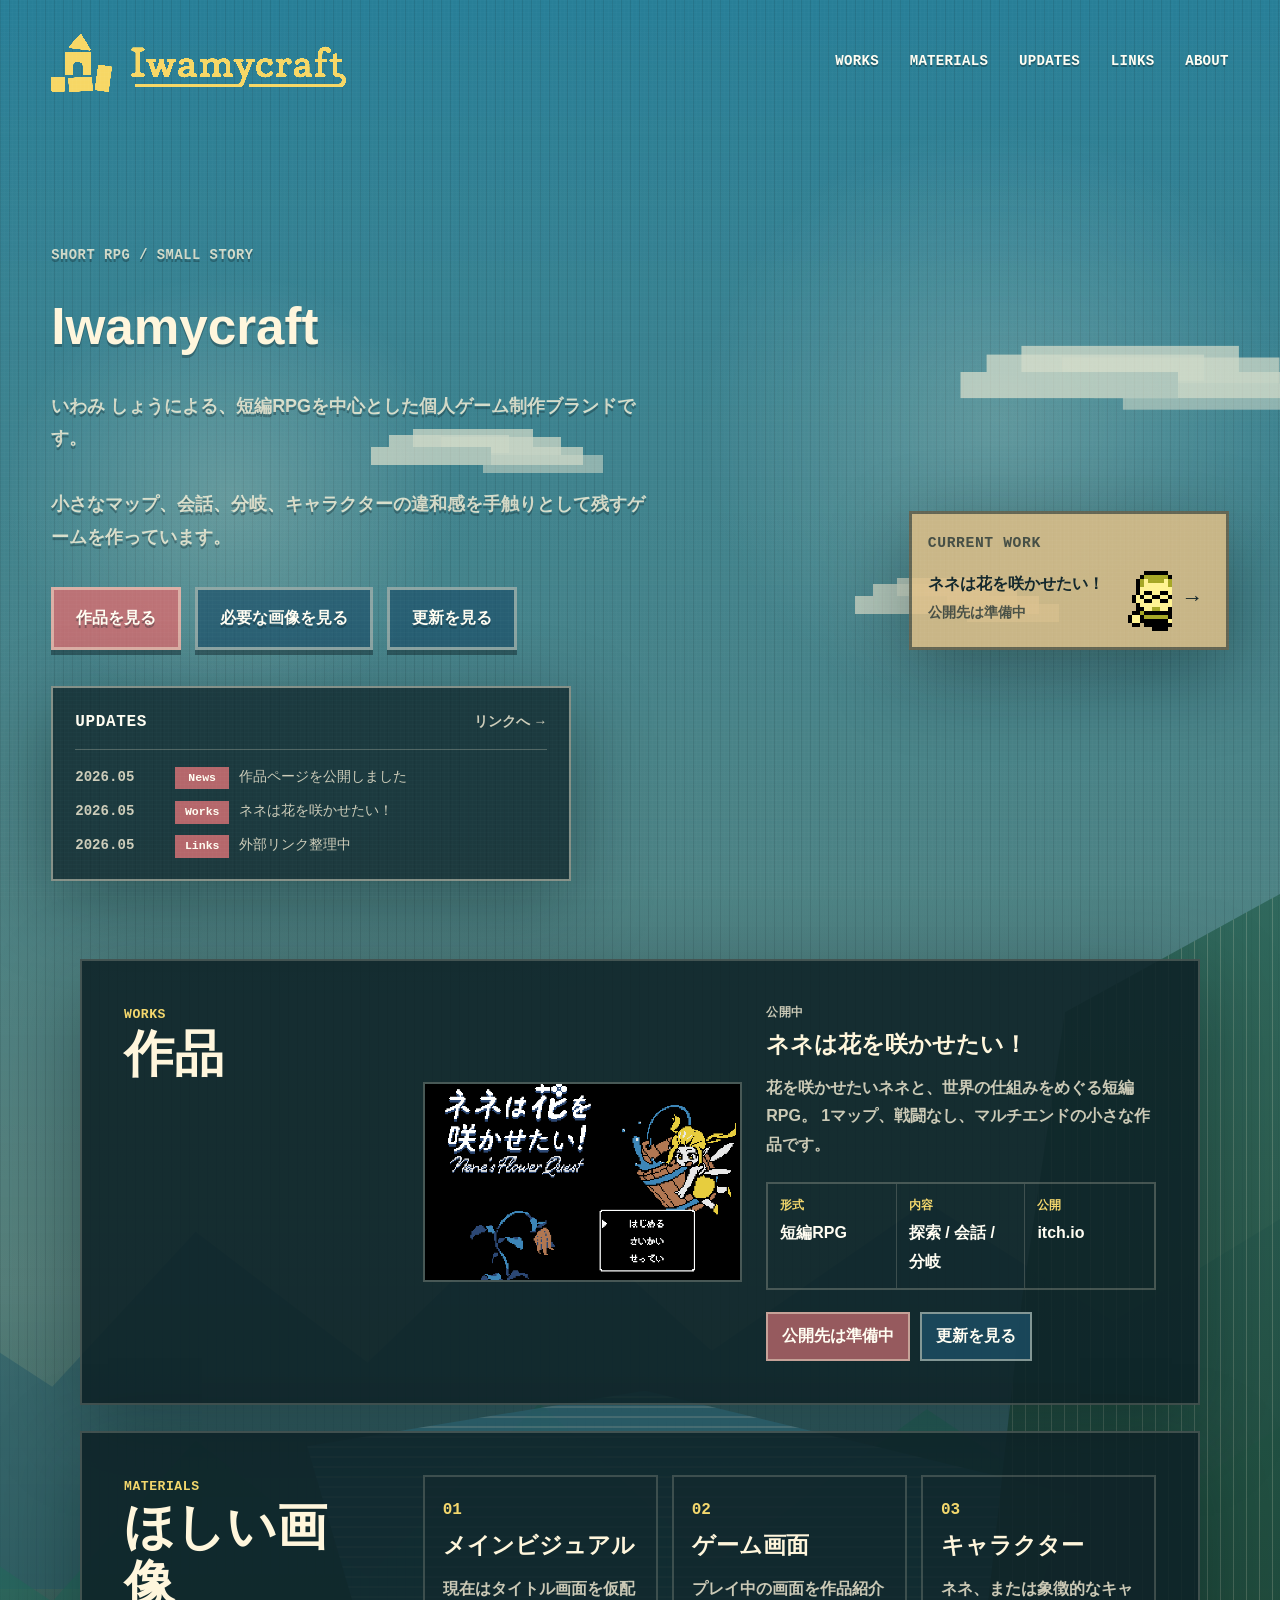
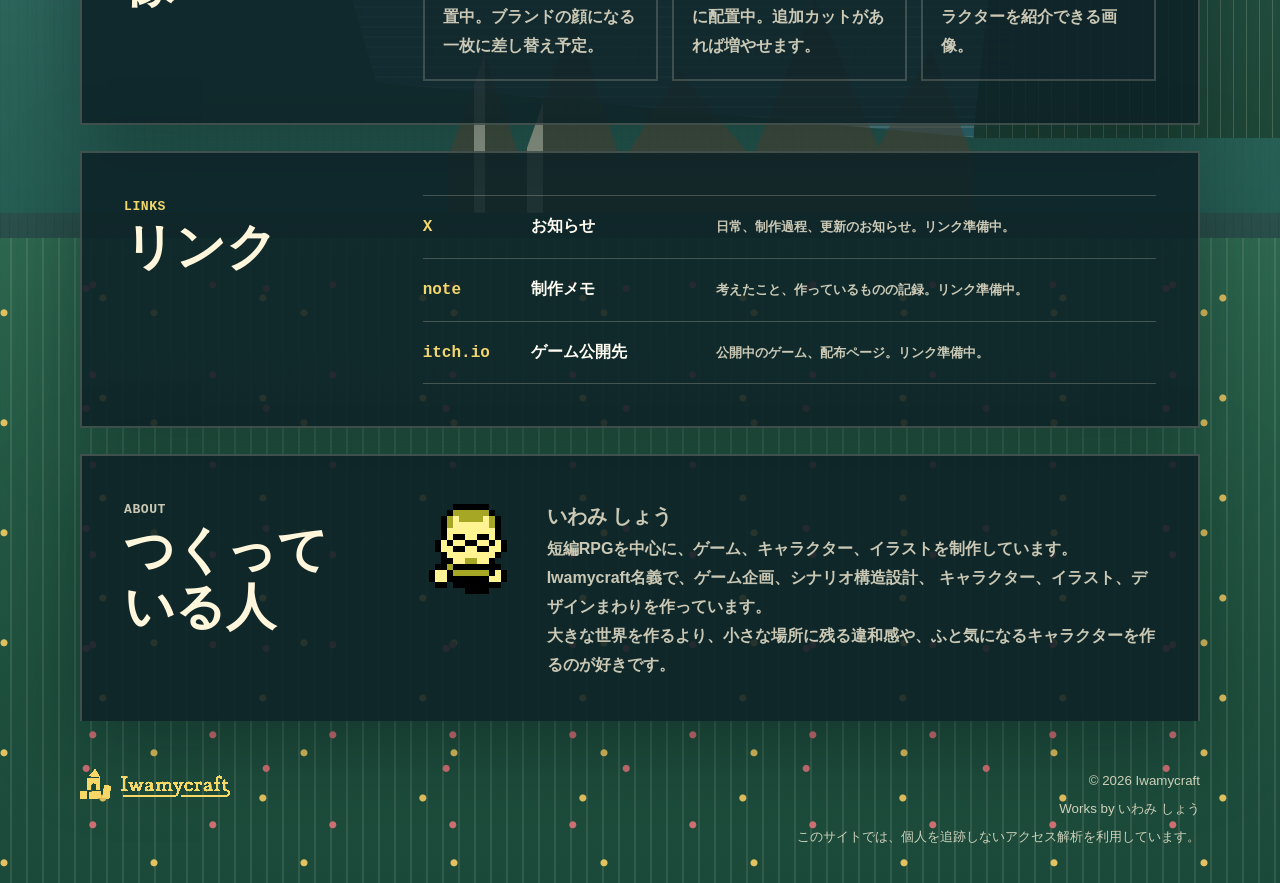
<file: pixel-home.html>
<!doctype html>
<html lang="ja">
  <head>
    <meta charset="utf-8">
    <meta name="viewport" content="width=device-width, initial-scale=1">
    <title>Iwamycraft | いわみ しょうの個人ゲーム制作ブランド</title>
    <meta
      name="description"
      content="Iwamycraftは、いわみ しょうによる短編RPGを中心とした個人ゲーム制作ブランドです。"
    >
    <link rel="icon" href="assets/favicon.ico" sizes="any">
    <link rel="icon" href="assets/favicon-32.png" type="image/png" sizes="32x32">
    <link rel="apple-touch-icon" href="assets/apple-touch-icon.png">
    <link rel="stylesheet" href="pixel-home.css?v=20260529-1">
  </head>
  <body>
    <main class="pixel-page" id="top">
      <div class="scene" aria-hidden="true">
        <div class="sky-grain"></div>
        <div class="cloud cloud-a"></div>
        <div class="cloud cloud-b"></div>
        <div class="cloud cloud-c"></div>
        <div class="ridge ridge-far"></div>
        <div class="ridge ridge-mid"></div>
        <div class="lake"></div>
        <div class="town"></div>
        <div class="cliff"></div>
        <div class="field"></div>
      </div>

      <header class="site-head">
        <a class="brand" href="index.html" aria-label="既存トップページへ戻る">
          <img src="assets/iwamycraft_logo_light.png" alt="Iwamycraft">
        </a>
        <nav class="nav" aria-label="主要ナビゲーション">
          <a href="#works">Works</a>
          <a href="#materials">Materials</a>
          <a href="#updates">Updates</a>
          <a href="#links">Links</a>
          <a href="#about">About</a>
        </nav>
      </header>

      <section class="hero" aria-labelledby="hero-title">
        <div class="hero-copy">
          <p class="eyebrow">Short RPG / Small Story</p>
          <h1 id="hero-title">Iwamycraft</h1>
          <p>
            いわみ しょうによる、短編RPGを中心とした個人ゲーム制作ブランドです。
          </p>
          <p class="quiet-copy">
            小さなマップ、会話、分岐、キャラクターの違和感を手触りとして残すゲームを作っています。
          </p>
          <div class="actions" aria-label="主要リンク">
            <a class="button primary" href="#works">作品を見る</a>
            <a class="button" href="#materials">必要な画像を見る</a>
            <a class="button" href="#updates">更新を見る</a>
          </div>
        </div>

        <aside class="now-playing" aria-labelledby="now-title">
          <span class="sign-kicker">Current work</span>
          <div>
            <h2 id="now-title">ネネは花を咲かせたい！</h2>
            <p>公開先は準備中</p>
          </div>
          <img src="assets/iwamy-sho-walk-sprite.png" alt="" aria-hidden="true">
          <a href="#works" aria-label="作品情報へ移動">→</a>
        </aside>
      </section>

      <section class="news" id="updates" aria-labelledby="updates-title">
        <div class="news-head">
          <h2 id="updates-title">Updates</h2>
          <a href="#links">リンクへ →</a>
        </div>
        <ol>
          <li>
            <time datetime="2026-05">2026.05</time>
            <span>News</span>
            <p>作品ページを公開しました</p>
          </li>
          <li>
            <time datetime="2026-05">2026.05</time>
            <span>Works</span>
            <p>ネネは花を咲かせたい！</p>
          </li>
          <li>
            <time datetime="2026-05">2026.05</time>
            <span>Links</span>
            <p>外部リンク整理中</p>
          </li>
        </ol>
      </section>

      <section class="content-strip" id="works" aria-labelledby="works-title">
        <div class="section-label">
          <p>Works</p>
          <h2 id="works-title">作品</h2>
        </div>
        <article class="work-card">
          <img src="assets/nene-flower-quest-title.png" alt="ネネは花を咲かせたい！のタイトル画面">
          <div>
            <p class="status">公開中</p>
            <h3>ネネは花を咲かせたい！</h3>
            <p>
              花を咲かせたいネネと、世界の仕組みをめぐる短編RPG。
              1マップ、戦闘なし、マルチエンドの小さな作品です。
            </p>
            <dl class="spec-list">
              <div>
                <dt>形式</dt>
                <dd>短編RPG</dd>
              </div>
              <div>
                <dt>内容</dt>
                <dd>探索 / 会話 / 分岐</dd>
              </div>
              <div>
                <dt>公開</dt>
                <dd>itch.io</dd>
              </div>
            </dl>
            <div class="work-actions">
              <a class="is-pending" href="#links">公開先は準備中</a>
              <a href="#updates">更新を見る</a>
            </div>
          </div>
        </article>
      </section>

      <section class="content-strip" id="materials" aria-labelledby="materials-title">
        <div class="section-label">
          <p>Materials</p>
          <h2 id="materials-title">ほしい画像</h2>
        </div>
        <div class="material-list">
          <article>
            <span>01</span>
            <h3>メインビジュアル</h3>
            <p>現在はタイトル画面を仮配置中。ブランドの顔になる一枚に差し替え予定。</p>
          </article>
          <article>
            <span>02</span>
            <h3>ゲーム画面</h3>
            <p>プレイ中の画面を作品紹介に配置中。追加カットがあれば増やせます。</p>
          </article>
          <article>
            <span>03</span>
            <h3>キャラクター</h3>
            <p>ネネ、または象徴的なキャラクターを紹介できる画像。</p>
          </article>
        </div>
      </section>

      <section class="content-strip" id="links" aria-labelledby="links-title">
        <div class="section-label">
          <p>Links</p>
          <h2 id="links-title">リンク</h2>
        </div>
        <div class="link-list" aria-label="外部リンク一覧">
          <a class="link-row is-pending" href="#links" aria-label="Xのリンクは準備中です">
            <span>X</span>
            <strong>お知らせ</strong>
            <small>日常、制作過程、更新のお知らせ。リンク準備中。</small>
          </a>
          <a class="link-row is-pending" href="#links" aria-label="noteのリンクは準備中です">
            <span>note</span>
            <strong>制作メモ</strong>
            <small>考えたこと、作っているものの記録。リンク準備中。</small>
          </a>
          <a class="link-row is-pending" href="#links" aria-label="itch.ioのリンクは準備中です">
            <span>itch.io</span>
            <strong>ゲーム公開先</strong>
            <small>公開中のゲーム、配布ページ。リンク準備中。</small>
          </a>
        </div>
      </section>

      <section class="content-strip compact" id="about" aria-labelledby="about-title">
        <div class="section-label">
          <p>About</p>
          <h2 id="about-title">つくっている人</h2>
        </div>
        <div class="profile">
          <span class="maker-sprite" aria-hidden="true"></span>
          <div>
            <p class="profile-name">いわみ しょう</p>
            <p>短編RPGを中心に、ゲーム、キャラクター、イラストを制作しています。</p>
            <p>
              Iwamycraft名義で、ゲーム企画、シナリオ構造設計、
              キャラクター、イラスト、デザインまわりを作っています。
            </p>
            <p>
              大きな世界を作るより、小さな場所に残る違和感や、ふと気になるキャラクターを作るのが好きです。
            </p>
          </div>
        </div>
      </section>

      <footer class="site-foot">
        <img src="assets/iwamycraft_logo_light.png" alt="Iwamycraft">
        <div>
          <small>&copy; 2026 Iwamycraft</small>
          <small>Works by いわみ しょう</small>
          <small>このサイトでは、個人を追跡しないアクセス解析を利用しています。</small>
        </div>
      </footer>
    </main>

    <!-- Cloudflare Web Analytics -->
    <script defer src="https://static.cloudflareinsights.com/beacon.min.js" data-cf-beacon='{"token":"ad9c7e18a9a74dd8a6b2a23b549dd7f2"}'></script>
    <!-- End Cloudflare Web Analytics -->
  </body>
</html>
</file>
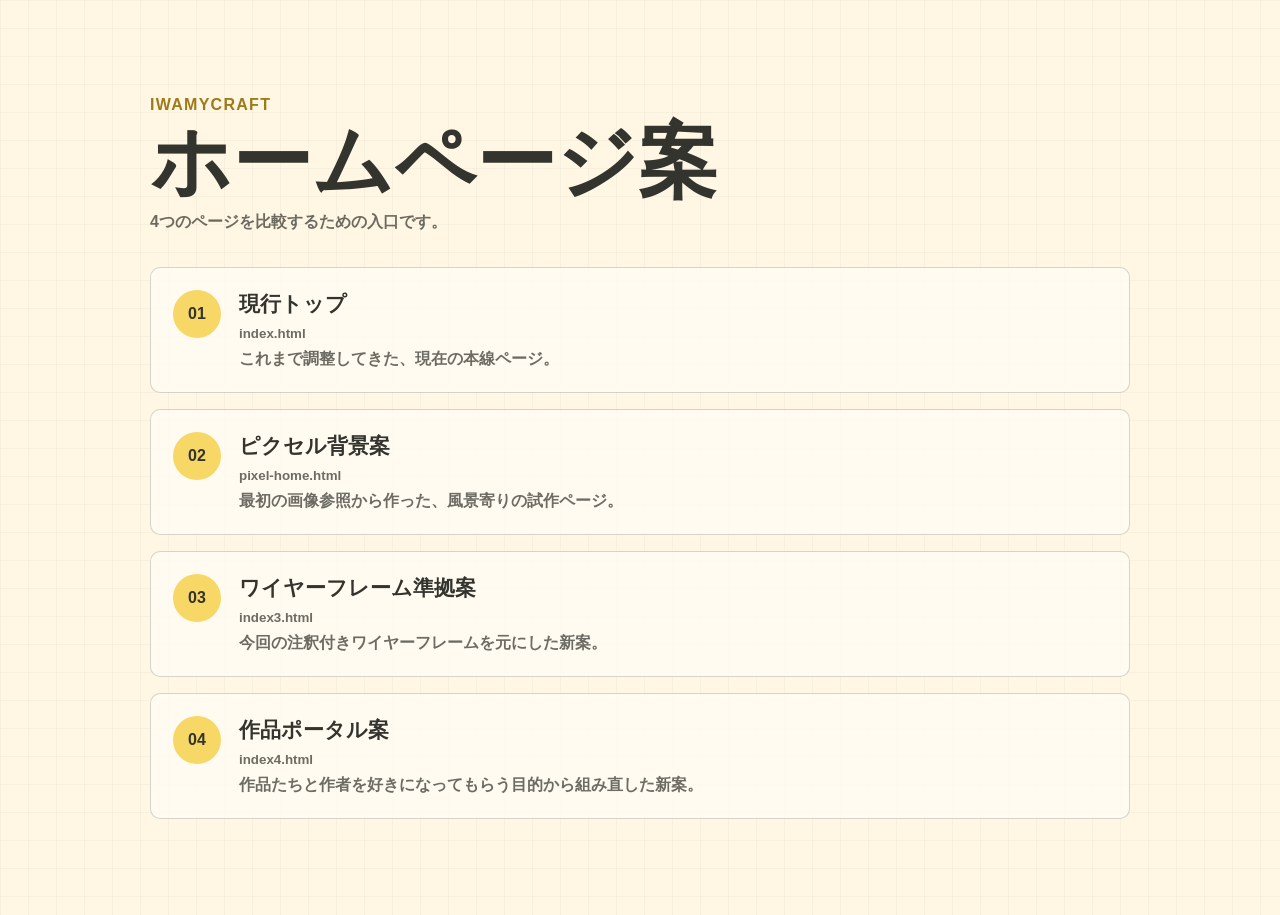
<file: portal.html>
<!doctype html>
<html lang="ja">
  <head>
    <meta charset="utf-8">
    <meta name="viewport" content="width=device-width, initial-scale=1">
    <title>Iwamycraft Pages</title>
    <meta name="description" content="Iwamycraftホームページ案の統合入口です。">
    <link rel="icon" href="assets/favicon.ico" sizes="any">
    <link rel="stylesheet" href="portal.css?v=20260530-1">
  </head>
  <body>
    <main class="portal">
      <header>
        <p>Iwamycraft</p>
        <h1>ホームページ案</h1>
        <span>4つのページを比較するための入口です。</span>
      </header>

      <nav class="page-list" aria-label="ページ案一覧">
        <a href="index.html">
          <span>01</span>
          <strong>現行トップ</strong>
          <small>index.html</small>
          <p>これまで調整してきた、現在の本線ページ。</p>
        </a>
        <a href="pixel-home.html">
          <span>02</span>
          <strong>ピクセル背景案</strong>
          <small>pixel-home.html</small>
          <p>最初の画像参照から作った、風景寄りの試作ページ。</p>
        </a>
        <a href="index3.html">
          <span>03</span>
          <strong>ワイヤーフレーム準拠案</strong>
          <small>index3.html</small>
          <p>今回の注釈付きワイヤーフレームを元にした新案。</p>
        </a>
        <a href="index4.html">
          <span>04</span>
          <strong>作品ポータル案</strong>
          <small>index4.html</small>
          <p>作品たちと作者を好きになってもらう目的から組み直した新案。</p>
        </a>
      </nav>
    </main>

    <!-- Cloudflare Web Analytics -->
    <script defer src="https://static.cloudflareinsights.com/beacon.min.js" data-cf-beacon='{"token":"ad9c7e18a9a74dd8a6b2a23b549dd7f2"}'></script>
    <!-- End Cloudflare Web Analytics -->
  </body>
</html>
</file>
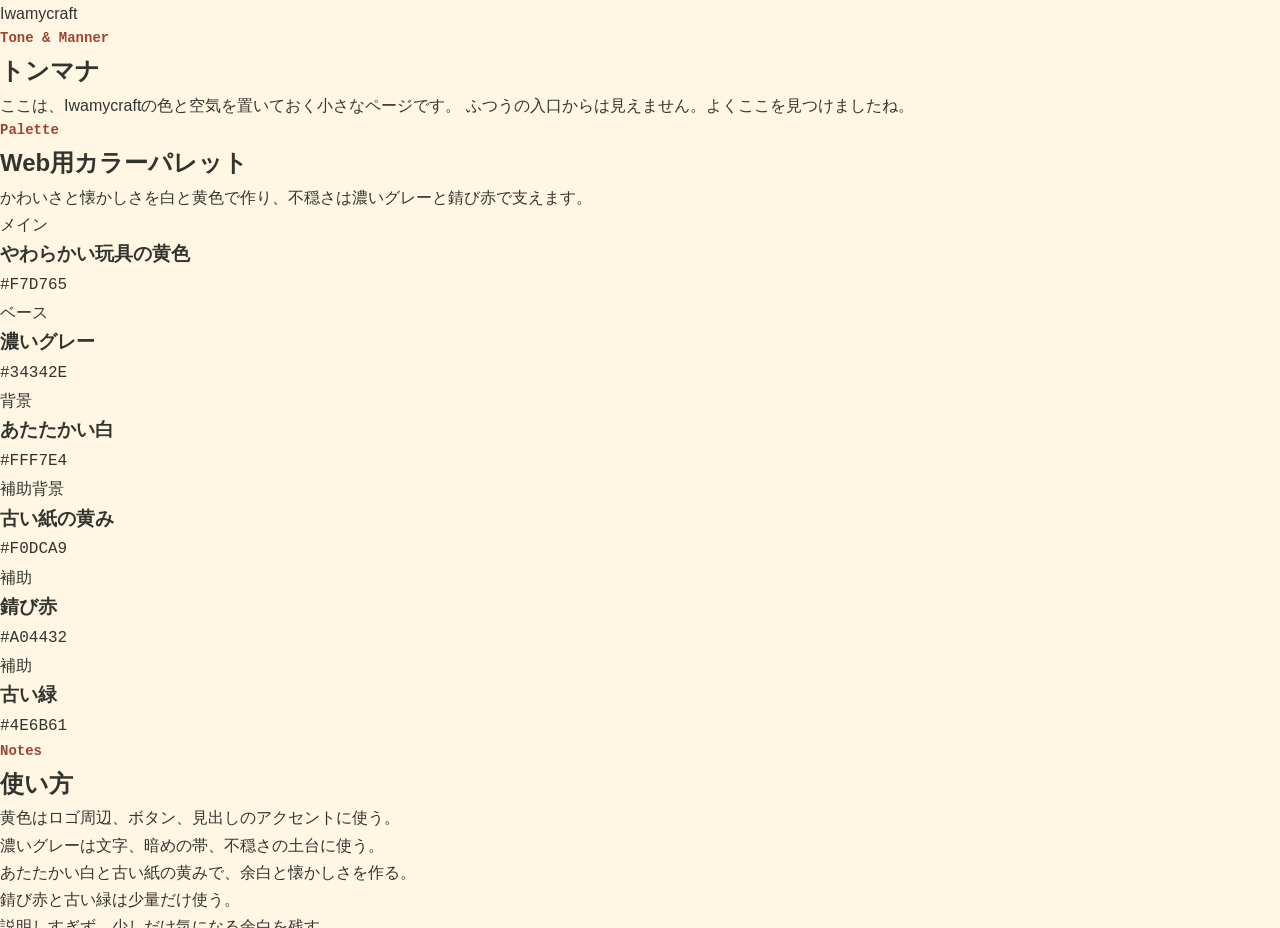
<file: tone.html>
<!doctype html>
<html lang="ja">
  <head>
    <meta charset="utf-8">
    <meta name="viewport" content="width=device-width, initial-scale=1">
    <meta
      name="description"
      content="Iwamycraftの色とトーンをまとめた小さなメモページです。"
    >
    <title>Iwamycraft | Tone</title>
    <link rel="icon" href="assets/favicon.ico" sizes="any">
    <link rel="icon" href="assets/favicon-16.png" type="image/png" sizes="16x16">
    <link rel="icon" href="assets/favicon-32.png" type="image/png" sizes="32x32">
    <link rel="icon" href="assets/favicon-192.png" type="image/png" sizes="192x192">
    <link rel="apple-touch-icon" href="assets/apple-touch-icon.png">
    <link rel="stylesheet" href="tokens.css?v=20260930-7">
    <link rel="stylesheet" href="styles.css?v=20261011-1">
  </head>
  <body class="tone-page">
    <main>
      <section class="tone-hero" aria-labelledby="tone-title">
        <a class="tone-back" href="index.html">Iwamycraft</a>
        <p class="eyebrow">Tone & Manner</p>
        <h1 id="tone-title">トンマナ</h1>
        <p>
          ここは、Iwamycraftの色と空気を置いておく小さなページです。
          ふつうの入口からは見えません。よくここを見つけましたね。
        </p>
      </section>

      <section class="tone-section" aria-labelledby="palette-title">
        <div class="section-head compact">
          <p class="eyebrow">Palette</p>
          <h2 id="palette-title">Web用カラーパレット</h2>
          <p>
            かわいさと懐かしさを白と黄色で作り、不穏さは濃いグレーと錆び赤で支えます。
          </p>
        </div>

        <div class="palette-grid" aria-label="カラーパレット">
          <article class="color-card" style="--swatch: #F7D765">
            <span>メイン</span>
            <h3>やわらかい玩具の黄色</h3>
            <code>#F7D765</code>
          </article>
          <article class="color-card" style="--swatch: #34342E">
            <span>ベース</span>
            <h3>濃いグレー</h3>
            <code>#34342E</code>
          </article>
          <article class="color-card" style="--swatch: #FFF7E4">
            <span>背景</span>
            <h3>あたたかい白</h3>
            <code>#FFF7E4</code>
          </article>
          <article class="color-card" style="--swatch: #F0DCA9">
            <span>補助背景</span>
            <h3>古い紙の黄み</h3>
            <code>#F0DCA9</code>
          </article>
          <article class="color-card" style="--swatch: #A04432">
            <span>補助</span>
            <h3>錆び赤</h3>
            <code>#A04432</code>
          </article>
          <article class="color-card" style="--swatch: #4E6B61">
            <span>補助</span>
            <h3>古い緑</h3>
            <code>#4E6B61</code>
          </article>
        </div>
      </section>

      <section class="tone-section tone-notes" aria-labelledby="notes-title">
        <div>
          <p class="eyebrow">Notes</p>
          <h2 id="notes-title">使い方</h2>
        </div>
        <ul>
          <li>黄色はロゴ周辺、ボタン、見出しのアクセントに使う。</li>
          <li>濃いグレーは文字、暗めの帯、不穏さの土台に使う。</li>
          <li>あたたかい白と古い紙の黄みで、余白と懐かしさを作る。</li>
          <li>錆び赤と古い緑は少量だけ使う。</li>
          <li>説明しすぎず、少しだけ気になる余白を残す。</li>
        </ul>
      </section>
    </main>
    <!-- Cloudflare Web Analytics -->
    <script defer src="https://static.cloudflareinsights.com/beacon.min.js" data-cf-beacon='{"token":"ad9c7e18a9a74dd8a6b2a23b549dd7f2"}'></script>
    <!-- End Cloudflare Web Analytics -->
  </body>
</html>
</file>
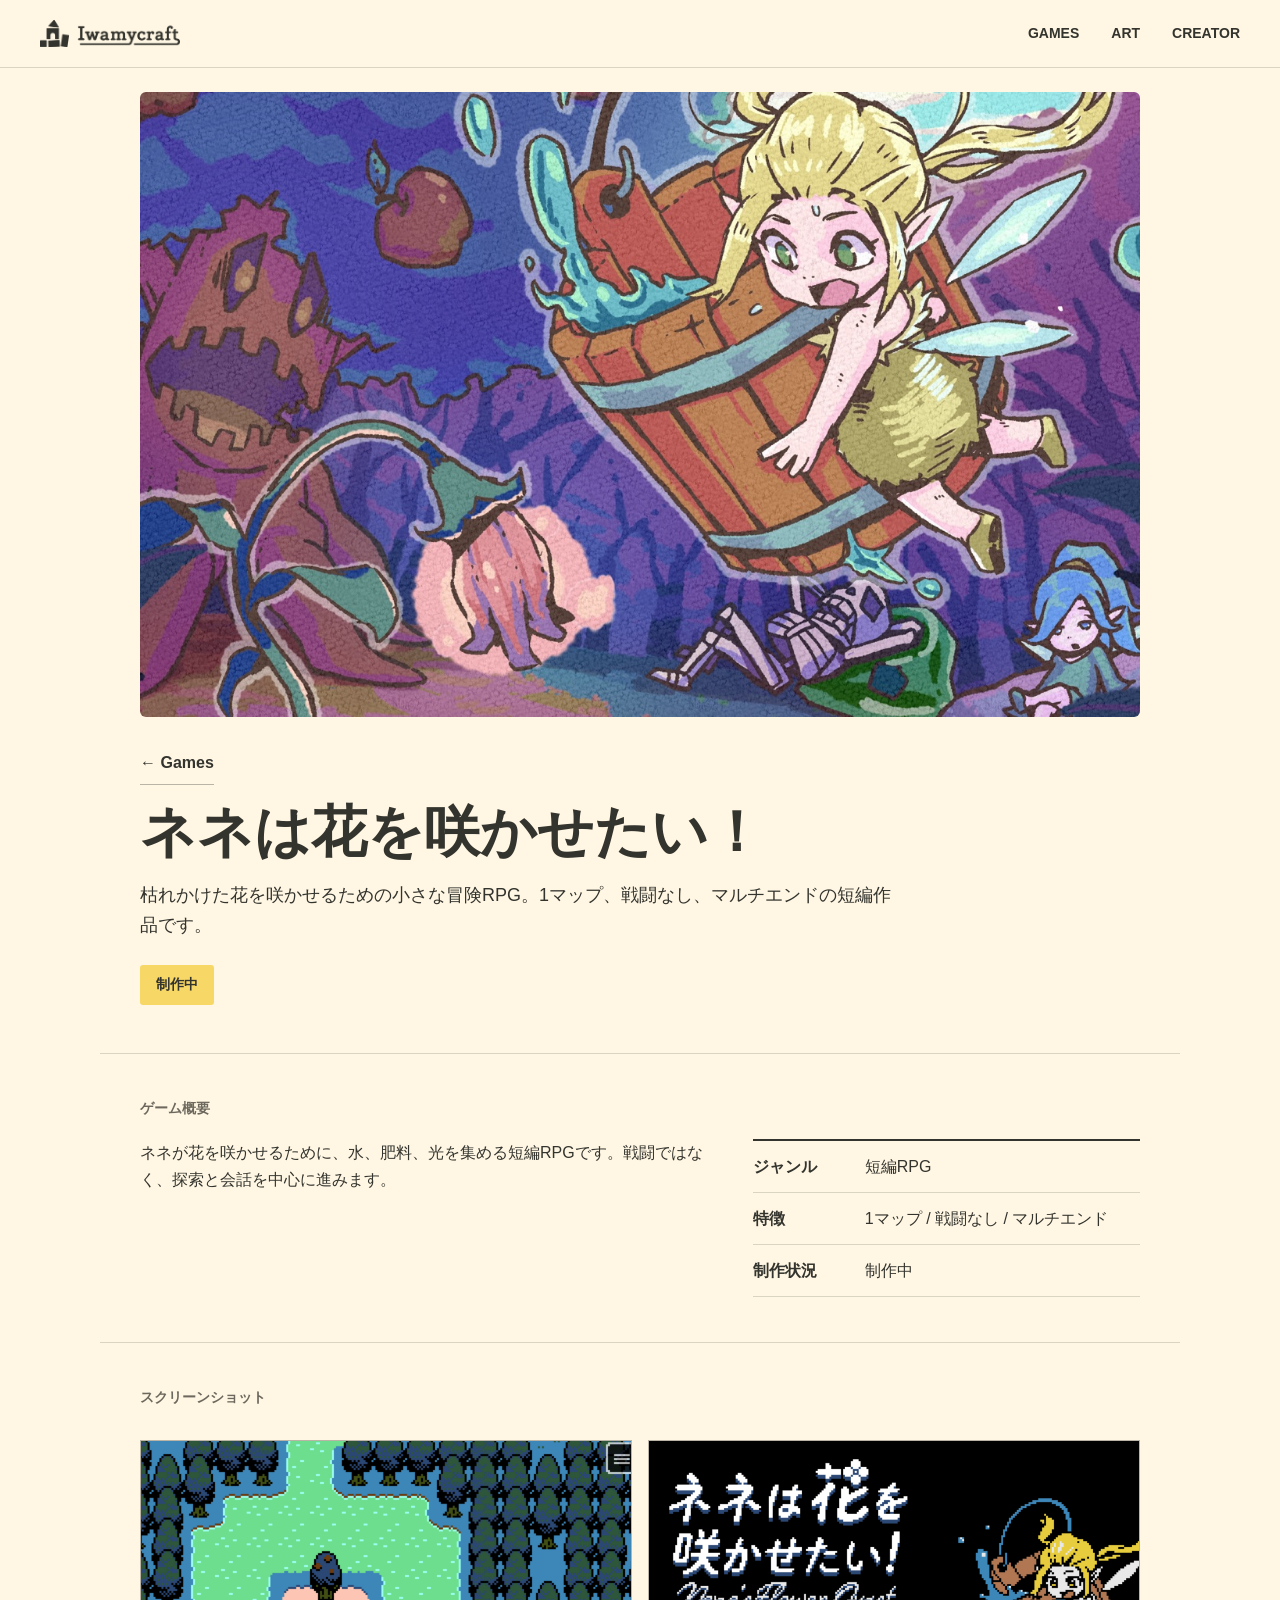
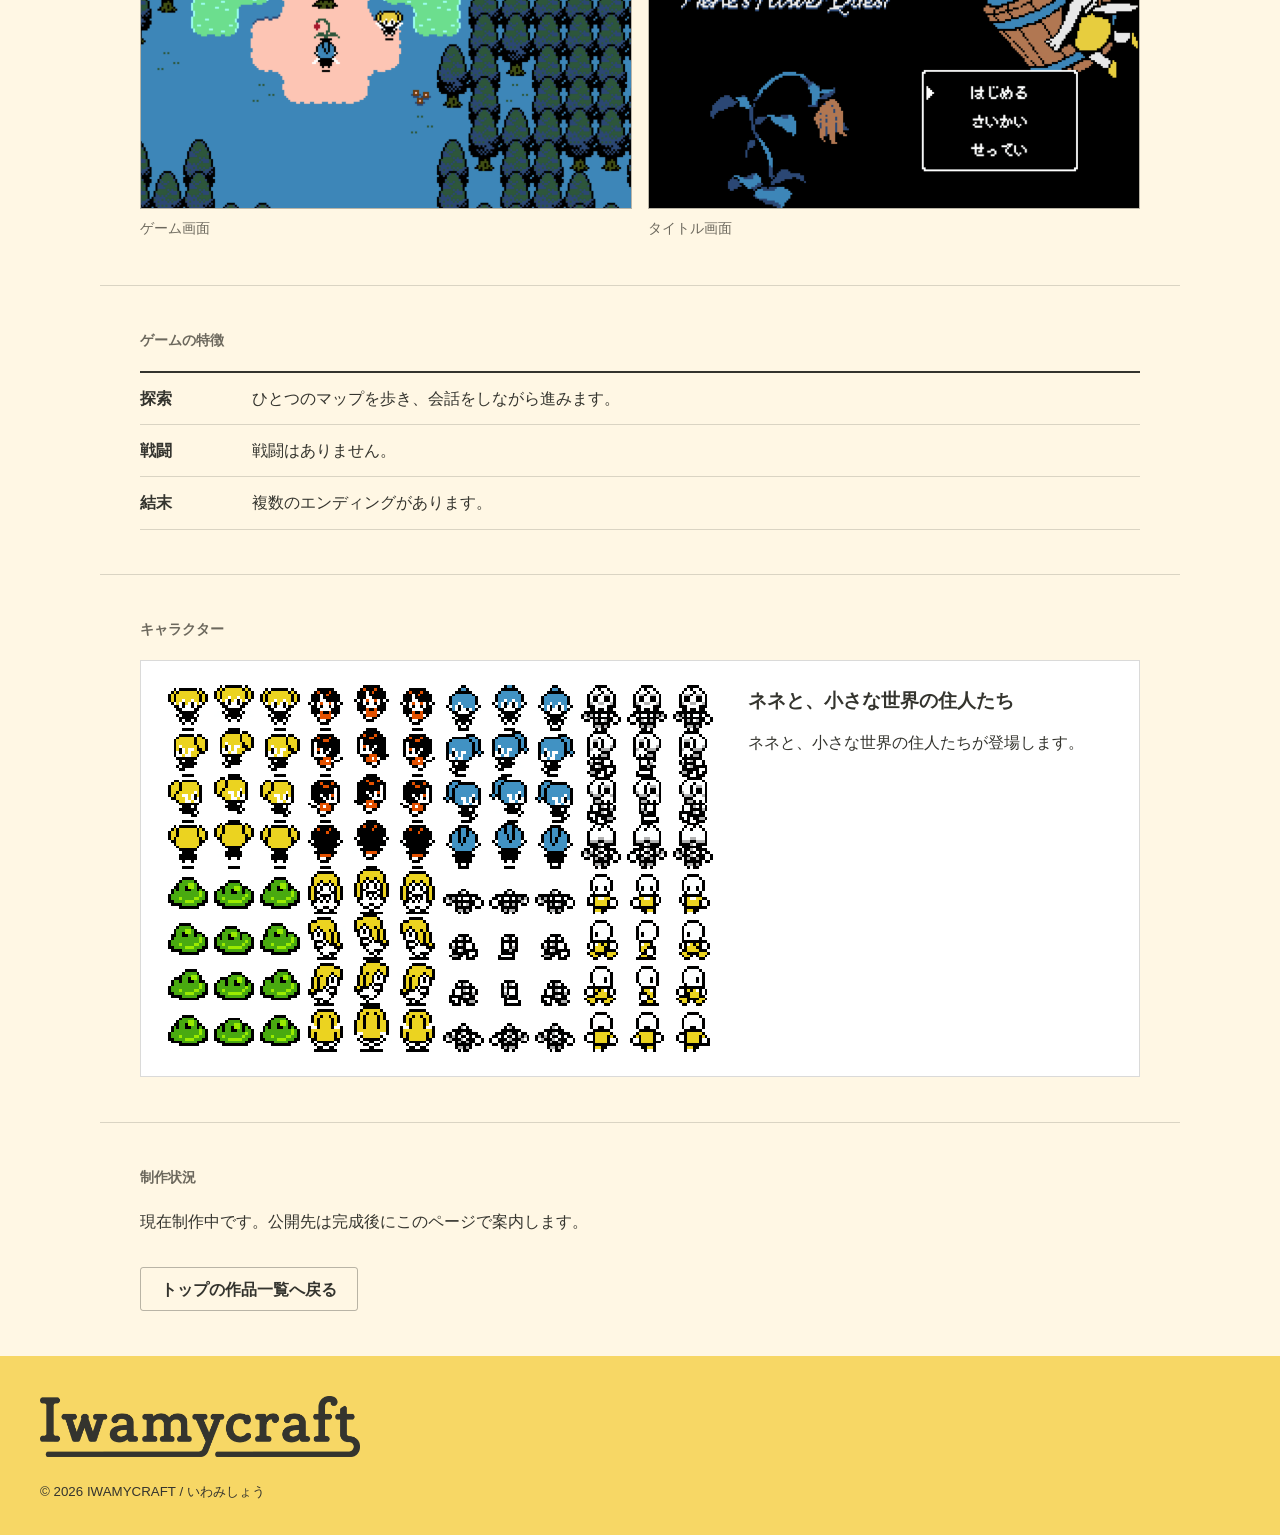
<file: works/nene-flower-quest.html>
<!doctype html>
<html lang="ja">
  <head>
    <meta charset="utf-8">
    <meta name="viewport" content="width=device-width, initial-scale=1, viewport-fit=cover">
    <meta name="description" content="ネネは花を咲かせたい！は、枯れかけた花を咲かせるための、1マップ・戦闘なし・マルチエンドの短編RPGです。">
    <meta property="og:type" content="article">
    <meta property="og:title" content="ネネは花を咲かせたい！ | IWAMYCRAFT">
    <meta property="og:description" content="1マップ、戦闘なし、マルチエンドの短編RPG。">
    <meta property="og:url" content="https://www.iwamycraft.com/works/nene-flower-quest.html">
    <meta property="og:image" content="https://www.iwamycraft.com/assets/nene-flower-quest-key-visual.jpg">
    <meta property="og:image:alt" content="ネネは花を咲かせたい！のメインビジュアル">
    <meta name="twitter:card" content="summary_large_image">
    <meta name="twitter:image" content="https://www.iwamycraft.com/assets/nene-flower-quest-key-visual.jpg">
    <meta name="twitter:image:alt" content="ネネは花を咲かせたい！のメインビジュアル">
    <title>ネネは花を咲かせたい！ | IWAMYCRAFT</title>
    <link rel="canonical" href="https://www.iwamycraft.com/works/nene-flower-quest.html">
    <link rel="icon" href="../assets/favicon.ico" sizes="any">
    <link rel="icon" href="../assets/favicon-32.png" type="image/png" sizes="32x32">
    <link rel="apple-touch-icon" href="../assets/apple-touch-icon.png">
    <link rel="stylesheet" href="../tokens.css?v=20260930-7">
    <link rel="stylesheet" href="../styles.css?v=20261011-1">
  </head>
  <body class="work-page">
    <a class="skip-link" href="#main">本文へ移動</a>
    <header class="site-header">
      <a class="brand" href="../index.html#top" aria-label="IWAMYCRAFT トップ">
        <img src="../assets/iwamycraft_logo_dark.png" width="772" height="292" alt="IWAMYCRAFT">
      </a>
      <nav class="site-nav" aria-label="主要ナビゲーション">
        <a href="../index.html#works">GAMES</a>
        <a href="../index.html#illustration">ART</a>
        <a href="../index.html#about">CREATOR</a>
      </nav>
    </header>

    <main id="main">
      <section class="work-hero" aria-labelledby="work-title">
        <figure class="work-hero-media">
          <img src="../assets/nene-flower-quest-key-visual-1280.jpg" srcset="../assets/nene-flower-quest-key-visual-640.jpg 640w, ../assets/nene-flower-quest-key-visual-1280.jpg 1280w, ../assets/nene-flower-quest-key-visual.jpg 2000w" sizes="(max-width: 67.5rem) 90vw, 62.5rem" width="1280" height="800" decoding="async" fetchpriority="high" alt="ネネは花を咲かせたい！のメインビジュアル">
        </figure>
        <div class="work-hero-copy">
          <a class="back-link" href="../index.html#works">← Games</a>
          <h1 id="work-title">ネネは花を咲かせたい！</h1>
          <p class="work-lead">枯れかけた花を咲かせるための小さな冒険RPG。1マップ、戦闘なし、マルチエンドの短編作品です。</p>
          <p class="work-status">制作中</p>
        </div>
      </section>

      <section class="work-section" aria-labelledby="overview-title">
        <h2 id="overview-title">ゲーム概要</h2>
        <div class="summary-grid">
          <div class="summary-copy">
            <p>ネネが花を咲かせるために、水、肥料、光を集める短編RPGです。戦闘ではなく、探索と会話を中心に進みます。</p>
          </div>
          <dl class="spec-list">
            <div><dt>ジャンル</dt><dd>短編RPG</dd></div>
            <div><dt>特徴</dt><dd>1マップ / 戦闘なし / マルチエンド</dd></div>
            <div><dt>制作状況</dt><dd>制作中</dd></div>
          </dl>
        </div>
      </section>

      <section class="work-section" aria-labelledby="screens-title">
        <h2 id="screens-title">スクリーンショット</h2>
        <div class="screen-grid">
          <figure>
            <img src="../assets/nene-flower-quest-gameplay.png" width="1508" height="1112" loading="lazy" decoding="async" alt="ネネは花を咲かせたい！のゲーム画面">
            <figcaption>ゲーム画面</figcaption>
          </figure>
          <figure>
            <img src="../assets/nene-flower-quest-title.png" width="1776" height="1264" loading="lazy" decoding="async" alt="ネネは花を咲かせたい！のタイトル画面">
            <figcaption>タイトル画面</figcaption>
          </figure>
        </div>
      </section>

      <section class="work-section" aria-labelledby="features-title">
        <h2 id="features-title">ゲームの特徴</h2>
        <dl class="spec-list">
          <div><dt>探索</dt><dd>ひとつのマップを歩き、会話をしながら進みます。</dd></div>
          <div><dt>戦闘</dt><dd>戦闘はありません。</dd></div>
          <div><dt>結末</dt><dd>複数のエンディングがあります。</dd></div>
        </dl>
      </section>

      <section class="work-section" aria-labelledby="characters-title">
        <h2 id="characters-title">キャラクター</h2>
        <div class="character-panel">
          <img src="../assets/nene-flower-quest-character-sprites.png" width="768" height="512" loading="lazy" decoding="async" alt="ネネは花を咲かせたい！のキャラクタースプライト">
          <div>
            <h3>ネネと、小さな世界の住人たち</h3>
            <p>ネネと、小さな世界の住人たちが登場します。</p>
          </div>
        </div>
      </section>

      <section class="work-section" aria-labelledby="related-title">
        <h2 id="related-title">制作状況</h2>
        <p>現在制作中です。公開先は完成後にこのページで案内します。</p>
        <div class="work-actions">
          <a class="secondary-link" href="../index.html#works">トップの作品一覧へ戻る</a>
        </div>
      </section>
    </main>

    <footer class="site-footer">
      <img src="../assets/iwamycraft_logotype_dark.png" width="1129" height="323" alt="IWAMYCRAFT">
      <small>&copy; 2026 IWAMYCRAFT / いわみしょう</small>
    </footer>
    <script defer src="https://static.cloudflareinsights.com/beacon.min.js" data-cf-beacon='{"token":"ad9c7e18a9a74dd8a6b2a23b549dd7f2"}'></script>
  </body>
</html>
</file>
<file: tokens.css>
/* IWAMYCRAFT design tokens · neutral frame · warm yellow anchor */
:root {
  color-scheme: light;
  --color-background: oklch(97.73% 0.0264 87.85);
  --color-surface: oklch(100% 0 0);
  --color-surface-warm: oklch(89.85% 0.0696 89.13);
  --color-ink: oklch(32.3% 0.0103 106.97);
  --color-muted: oklch(51.76% 0.0176 90.34);
  --color-accent: oklch(88.44% 0.1372 93.74);
  --color-accent-ink: oklch(32.3% 0.0103 106.97);
  --color-rust: oklch(50.51% 0.1266 32.79);
  --color-green: oklch(50.18% 0.0376 171.48);
  --color-line: oklch(32.3% 0.0103 106.97 / 18%);
  --color-line-strong: oklch(32.3% 0.0103 106.97 / 34%);
  --color-overlay: oklch(18% 0.025 275 / 52%);
  --color-hero-shade-deep: oklch(0% 0 0 / 82%);
  --color-hero-shade-mid: oklch(0% 0 0 / 62%);
  --color-hero-shade-light: oklch(0% 0 0 / 12%);
  --color-focus: oklch(50.51% 0.1266 32.79);
  --font-display: "Hiragino Maru Gothic ProN", "Hiragino Sans", "Yu Gothic", sans-serif;
  --font-body: "Hiragino Sans", "Yu Gothic", -apple-system, BlinkMacSystemFont, "Segoe UI", sans-serif;
  --font-editorial: "Hiragino Maru Gothic ProN", "Hiragino Sans", "Yu Gothic", sans-serif;
  --font-mono: ui-monospace, SFMono-Regular, Menlo, Consolas, monospace;
  --space-1: 0.25rem;
  --space-2: 0.5rem;
  --space-3: 0.75rem;
  --space-4: 1rem;
  --space-5: 1.25rem;
  --space-6: 1.5rem;
  --space-8: 2rem;
  --space-10: 2.5rem;
  --space-12: 3rem;
  --space-16: 4rem;
  --space-20: 5rem;
  --space-24: 6rem;
  --text-xs: 0.75rem;
  --text-sm: 0.875rem;
  --text-body: 1rem;
  --text-lead: 1.125rem;
  --text-h2: 0.875rem;
  --text-work-card-title: 1.25rem;
  --text-creator-name: 1.25rem;
  --text-h3: 1.25rem;
  --text-heading: clamp(1.75rem, 3vw, 2.5rem);
  --text-heading-large: clamp(2rem, 4vw, 2.5rem);
  --text-hero: clamp(2.5rem, 6vw, 3.5rem);
  --text-page-title: clamp(2rem, 5vw, 3.5rem);
  --radius-sm: 3px;
  --radius-md: 6px;
  --radius-lg: 8px;
  --rule-thin: 1px;
  --rule-bold: 2px;
  --layout-content: 67.5rem;
  --layout-text: 45rem;
  --header-height: 4.25rem;
  --section-space-y: clamp(2rem, 3.5vw, 3rem);
  --ease-out: cubic-bezier(0.16, 1, 0.3, 1);
  --ease-in: cubic-bezier(0.7, 0, 0.84, 0);
  --ease-in-out: cubic-bezier(0.65, 0, 0.35, 1);
  --dur-fast: 140ms;
  --dur-normal: 240ms;
}
</file>
<file: styles.css>
/* Hallmark · pre-emit critique: P5 H4 E4 S5 R5 V4
 * macrostructure: Portfolio Grid · tone: quiet independent label · anchor hue: warm yellow
 * nav: N9 · footer: Ft6 · visual QA pending after 2026-09-30 update
 */
*, *::before, *::after { box-sizing: border-box; }
html, body { overflow-x: clip; }
html { scroll-behavior: smooth; scroll-padding-top: calc(var(--header-height) + var(--space-4)); }
body {
  margin: 0;
  color: var(--color-ink);
  background: var(--color-background);
  font-family: var(--font-body);
  font-size: var(--text-body);
  line-height: 1.7;
}
img { display: block; max-width: 100%; height: auto; }
a { color: inherit; text-decoration: none; }
button, a { -webkit-tap-highlight-color: transparent; }
figure, h1, h2, h3, p, ul, dl, dd { margin: 0; }
ul { padding: 0; list-style: none; }
h1, h2, h3 { min-width: 0; overflow-wrap: anywhere; font-family: var(--font-display); font-weight: 700; letter-spacing: 0; }
::selection { color: var(--color-accent-ink); background: var(--color-accent); }
.visually-hidden { position: absolute !important; width: 1px !important; height: 1px !important; padding: 0 !important; margin: -1px !important; overflow: hidden !important; clip: rect(0, 0, 0, 0) !important; white-space: nowrap !important; border: 0 !important; }

.skip-link {
  position: fixed;
  inset-block-start: var(--space-2);
  inset-inline-start: var(--space-2);
  z-index: 100;
  padding: var(--space-2) var(--space-4);
  color: var(--color-accent-ink);
  background: var(--color-accent);
  transform: translateY(-160%);
}
.skip-link:focus { transform: translateY(0); }
:focus-visible { outline: 3px solid var(--color-focus); outline-offset: 4px; }

.site-header {
  position: sticky;
  inset-block-start: 0;
  z-index: 20;
  height: var(--header-height);
  display: flex;
  align-items: center;
  justify-content: space-between;
  gap: var(--space-4);
  padding-inline: clamp(var(--space-4), 4vw, var(--space-10));
  background: var(--color-background);
  border-block-end: var(--rule-thin) solid var(--color-line);
}
.brand { flex: 0 0 auto; padding-block: var(--space-2); }
.brand img { width: 8.75rem; height: 2.5rem; object-fit: contain; object-position: left center; }
.site-nav { display: flex; align-items: center; gap: clamp(var(--space-3), 3vw, var(--space-8)); overflow-x: auto; scrollbar-width: none; }
.site-nav::-webkit-scrollbar { display: none; }
.site-nav a {
  position: relative;
  min-height: 2.75rem;
  display: inline-flex;
  align-items: center;
  font-size: var(--text-sm);
  font-weight: 700;
  white-space: nowrap;
}
.site-nav a::after {
  content: "";
  position: absolute;
  inset: auto 0 0;
  height: var(--rule-bold);
  background: var(--color-rust);
  transform: scaleX(0);
  transform-origin: right;
  transition: transform var(--dur-normal) var(--ease-out);
}

.hero {
  position: relative;
  width: 100%;
  height: clamp(12rem, 20vw, 15rem);
  min-height: 0;
  display: grid;
  align-items: end;
  isolation: isolate;
  color: var(--color-surface);
  background: var(--color-ink);
}
.hero-media, .hero-media img, .hero-shade { position: absolute; inset: 0; width: 100%; height: 100%; }
.hero-media { z-index: -2; overflow: hidden; }
.hero-media img { object-fit: cover; object-position: 54% 42%; }
.hero-shade { z-index: -1; background: linear-gradient(20deg, var(--color-hero-shade-deep) 0%, var(--color-hero-shade-mid) 36%, var(--color-hero-shade-light) 70%, transparent 100%); mix-blend-mode: multiply; }
.hero-copy {
  width: 100%;
  padding: var(--space-4) clamp(var(--space-4), 5vw, var(--space-10));
}
.hero-copy h1 { width: min(22rem, 45vw); max-width: none; line-height: 1; }
.hero-title-logo img { width: 100%; height: auto; }
.hero-tagline { margin-block-start: var(--space-3); font-family: var(--font-editorial); font-size: var(--text-lead); font-weight: 700; line-height: 1.5; }
.hero-intro { max-width: 30rem; margin-block-start: var(--space-1); font-size: var(--text-sm); font-weight: 400; line-height: 1.5; opacity: 0.9; }
.section { width: min(100%, var(--layout-content)); margin-inline: auto; padding: var(--section-space-y) clamp(var(--space-4), 5vw, var(--space-10)); }
.section + .section { border-block-start: var(--rule-thin) solid var(--color-line); }
.section-heading { margin-block-end: var(--space-4); }
.section-heading h2, .about-copy h2 { color: var(--color-muted); font-family: var(--font-mono); font-size: var(--text-h2); font-weight: 800; line-height: 1.25rem; text-transform: uppercase; }
.section-heading p { max-width: var(--layout-text); margin-block-start: var(--space-2); color: var(--color-muted); }

.games-grid { display: grid; gap: var(--space-6); }
.game-card { min-width: 0; background: var(--color-surface); border: var(--rule-thin) solid var(--color-line-strong); border-radius: var(--radius-md); overflow: clip; }
.game-card-link { display: block; min-width: 0; color: inherit; }
.game-card-link:focus-visible { outline-offset: -3px; }
.game-card-media { position: relative; min-width: 0; aspect-ratio: 16 / 10; overflow: hidden; background: var(--color-surface-warm); }
.game-card-media img { width: 100%; height: 100%; object-fit: cover; transition: transform var(--dur-normal) var(--ease-out); }
.game-card-copy { padding: var(--space-4); }
.status-label { position: absolute; inset-block-start: var(--space-3); inset-inline-start: var(--space-3); z-index: 1; display: inline-block; padding: var(--space-1) var(--space-3); color: var(--color-accent-ink); background: var(--color-accent); border-radius: var(--radius-sm); font-size: var(--text-xs); font-weight: 800; }
.game-card-copy h3 { font-size: var(--text-work-card-title); line-height: 1.4; }

.art-collection { width: fit-content; max-width: 100%; margin-inline: auto; }
.art-layout { display: grid; grid-auto-flow: column; grid-auto-columns: clamp(8.75rem, 16vw, 11.75rem); gap: var(--space-3); }
.illustration-thumb { position: relative; min-width: 0; padding: 0; overflow: clip; color: inherit; background: var(--color-surface); border: var(--rule-thin) solid var(--color-line); font: inherit; text-align: start; cursor: zoom-in; }
.illustration-thumb img { width: 100%; height: 100%; object-fit: cover; transition: transform var(--dur-normal) var(--ease-out); }
.illustration-caption { position: absolute; inset: auto var(--space-2) var(--space-2); width: fit-content; max-width: calc(100% - var(--space-4)); padding: var(--space-1) var(--space-2); color: var(--color-surface); background: var(--color-ink); font-family: var(--font-mono); font-size: var(--text-xs); overflow: hidden; text-overflow: ellipsis; white-space: nowrap; }
.art-feature, .art-detail { aspect-ratio: 1; }
.art-detail { image-rendering: pixelated; }
.art-detail img { object-fit: contain !important; padding: var(--space-2); }
.illustration-more { width: fit-content; display: flex; align-items: center; gap: var(--space-2); min-height: 2.75rem; margin-block-start: var(--space-4); margin-inline-start: auto; padding-block-end: var(--space-1); border-block-end: var(--rule-bold) solid var(--color-ink); font-weight: 800; }
.illustration-more img { width: 1.75rem; height: 1.75rem; object-fit: contain; }
.lightbox { width: min(calc(100% - var(--space-8)), 64rem); max-width: none; padding: 0; color: var(--color-ink); background: transparent; border: 0; overflow: visible; }
.lightbox::backdrop { background: var(--color-overlay); }
.lightbox[open] { animation: lightbox-in var(--dur-normal) var(--ease-out) both; }
.lightbox.is-closing { animation: lightbox-out 180ms var(--ease-in) both; }
.lightbox-shell { position: relative; height: min(82svh, 46rem); padding: var(--space-10) clamp(var(--space-12), 6vw, var(--space-20)) var(--space-4); background: var(--color-surface); border-radius: var(--radius-md); }
.lightbox-figure { height: 100%; min-width: 0; display: grid; grid-template-rows: minmax(0, 1fr) 2.5rem; }
.lightbox-media { min-width: 0; min-height: 0; display: grid; place-items: center; overflow: hidden; }
.lightbox-media img { width: 100%; height: 100%; object-fit: contain; }
.lightbox-figure figcaption { display: grid; place-items: center; color: var(--color-muted); font-size: var(--text-sm); text-align: center; }
.lightbox-figure.is-switching-next .lightbox-media img { animation: image-next 300ms var(--ease-out) both; }
.lightbox-figure.is-switching-prev .lightbox-media img { animation: image-prev 300ms var(--ease-out) both; }
.lightbox-close, .lightbox-nav { display: grid; place-items: center; width: 2.75rem; height: 2.75rem; padding: 0; color: var(--color-ink); background: var(--color-background); border: 0; border-radius: 50%; cursor: pointer; transition: background-color var(--dur-fast) var(--ease-out), transform var(--dur-fast) var(--ease-out); }
.lightbox-close { position: absolute; inset-block-start: var(--space-2); inset-inline-end: var(--space-2); z-index: 1; }
.lightbox-nav { position: absolute; inset-block-start: 50%; z-index: 1; transform: translateY(-50%); }
.lightbox-prev { inset-inline-start: var(--space-3); }
.lightbox-next { inset-inline-end: var(--space-3); }
.lightbox-close svg, .lightbox-nav svg, .email-link svg { width: 1.5rem; height: 1.5rem; fill: none; stroke: currentColor; stroke-width: 2; stroke-linecap: round; stroke-linejoin: round; }

@keyframes lightbox-in {
  from { opacity: 0; transform: translateY(var(--space-3)) scale(0.985); }
  to { opacity: 1; transform: translateY(0) scale(1); }
}
@keyframes lightbox-out {
  from { opacity: 1; transform: translateY(0) scale(1); }
  to { opacity: 0; transform: translateY(var(--space-2)) scale(0.99); }
}
@keyframes image-next {
  from { opacity: 0; transform: translateX(var(--space-4)) scale(0.99); }
  to { opacity: 1; transform: translateX(0) scale(1); }
}
@keyframes image-prev {
  from { opacity: 0; transform: translateX(calc(var(--space-4) * -1)) scale(0.99); }
  to { opacity: 1; transform: translateX(0) scale(1); }
}
@keyframes creator-walk {
  0%, 24.99% { background-position: 0 0; }
  25%, 49.99% { background-position: 50% 0; }
  50%, 74.99% { background-position: 100% 0; }
  75%, 100% { background-position: 50% 0; }
}
.about-section { display: block; border-block-start: var(--rule-thin) solid var(--color-line); }
.about-identity { display: flex; align-items: center; gap: var(--space-3); margin-block-start: var(--space-3); }
.about-mark { width: 4rem; aspect-ratio: 1; overflow: hidden; border-radius: 50%; background: var(--color-accent); }
.about-sprite {
  display: block;
  width: 100%;
  height: 100%;
  background-image: url("assets/iwamy-sho-walk-sprite.png");
  background-repeat: no-repeat;
  background-size: 300% 400%;
  background-position: 50% 0;
  image-rendering: pixelated;
  animation: creator-walk 800ms linear infinite;
}
.about-copy h3 { font-size: var(--text-creator-name); line-height: 1.4; }
.about-copy p { max-width: var(--layout-text); margin-block-start: var(--space-3); font-family: var(--font-editorial); }

.about-section { padding-block-end: var(--space-4); }
.links-section { padding-block-start: 0; border-block-start: 0 !important; }
.social-icon-list { display: flex; flex-wrap: nowrap; align-items: center; gap: var(--space-2); }
.social-icon-link { width: 3rem; height: 3rem; display: grid; place-items: center; background: transparent; transition: transform var(--dur-fast) var(--ease-out), opacity var(--dur-fast) var(--ease-out); }
.social-icon-link img { width: 2rem; height: 2rem; object-fit: contain; mix-blend-mode: multiply; filter: grayscale(1) contrast(1.8); opacity: 0.88; transition: filter var(--dur-fast) var(--ease-out), opacity var(--dur-fast) var(--ease-out); }
.email-link { width: fit-content; display: inline-flex; align-items: center; gap: var(--space-3); min-height: 2.75rem; margin-block-start: var(--space-5); color: var(--color-muted); font-size: var(--text-sm); overflow-wrap: anywhere; transition: color var(--dur-fast) var(--ease-out); }
.email-link svg { flex: 0 0 auto; }

.site-footer { padding: var(--space-10) clamp(var(--space-4), 5vw, var(--space-10)) max(var(--space-8), env(safe-area-inset-bottom)); background: var(--color-accent); color: var(--color-accent-ink); }
.site-footer img { width: min(20rem, 70vw); }
.site-footer small { display: block; margin-block-start: var(--space-6); }

.work-page .site-header { position: relative; }
.work-hero { width: min(100%, var(--layout-content)); margin-inline: auto; padding: var(--space-6) clamp(var(--space-4), 5vw, var(--space-10)) var(--space-12); }
.work-hero-media { aspect-ratio: 16 / 10; overflow: clip; border-radius: var(--radius-md); background: var(--color-surface-warm); }
.work-hero-media img { width: 100%; height: 100%; object-fit: cover; }
.work-hero-copy { max-width: 48rem; margin-block-start: var(--space-6); }
.back-link, .primary-link, .secondary-link, .text-link { display: inline-flex; align-items: center; min-height: 2.75rem; font-weight: 800; white-space: nowrap; }
.back-link { margin-block-end: var(--space-4); border-block-end: var(--rule-thin) solid var(--color-line-strong); }
.work-hero-copy h1 { font-size: var(--text-page-title); line-height: 1.12; }
.work-lead { margin-block-start: var(--space-4); font-size: var(--text-lead); }
.work-actions { display: flex; flex-wrap: wrap; gap: var(--space-3); margin-block-start: var(--space-8); }
.work-status { width: fit-content; margin-block-start: var(--space-6); padding: var(--space-2) var(--space-4); color: var(--color-accent-ink); background: var(--color-accent); border-radius: var(--radius-sm); font-size: var(--text-sm); font-weight: 800; }
.primary-link, .text-link { padding-inline: var(--space-5, 1.25rem); color: var(--color-accent-ink); background: var(--color-accent); border: var(--rule-bold) solid var(--color-ink); border-radius: var(--radius-sm); }
.secondary-link, .text-link.secondary { padding-inline: var(--space-5, 1.25rem); background: transparent; border: var(--rule-thin) solid var(--color-line-strong); border-radius: var(--radius-sm); }
.work-section { width: min(100%, var(--layout-content)); margin-inline: auto; padding: var(--section-space-y) clamp(var(--space-4), 5vw, var(--space-10)); border-block-start: var(--rule-thin) solid var(--color-line); }
.work-section h2 { color: var(--color-muted); font-family: var(--font-mono); font-size: var(--text-h2); font-weight: 800; line-height: 1.25rem; }
.work-section > .summary-grid,
.work-section > .spec-list,
.work-section > .character-panel,
.work-section > p { margin-block-start: var(--space-5); }
.summary-grid { display: grid; gap: var(--space-8); }
.summary-copy { max-width: var(--layout-text); }
.summary-copy p { margin-block-start: 0; }
.spec-list { border-block-start: var(--rule-bold) solid var(--color-ink); }
.spec-list div { display: grid; grid-template-columns: 6rem minmax(0, 1fr); gap: var(--space-4); padding-block: var(--space-3); border-block-end: var(--rule-thin) solid var(--color-line); }
.spec-list dt { font-weight: 800; }
.screen-grid { display: grid; gap: var(--space-4); margin-block-start: var(--space-8); }
.screen-grid figure { min-width: 0; }
.screen-grid img { width: 100%; aspect-ratio: 4 / 3; object-fit: cover; border: var(--rule-thin) solid var(--color-line-strong); }
.screen-grid figcaption { margin-block-start: var(--space-2); color: var(--color-muted); font-size: var(--text-sm); }
.character-panel { display: grid; gap: var(--space-8); margin-block-start: var(--space-8); padding: var(--space-6); background: var(--color-surface); border: var(--rule-thin) solid var(--color-line); }
.character-panel img { width: 100%; image-rendering: pixelated; }
.character-panel h3 + p { margin-block-start: var(--space-3); }
.placeholder-note { margin-block-start: var(--space-6); padding: var(--space-4); border-inline-start: var(--rule-bold) solid var(--color-rust); color: var(--color-muted); }

.not-found { min-height: calc(100svh - var(--header-height)); display: grid; align-items: center; gap: var(--space-8); width: min(100%, var(--layout-content)); margin-inline: auto; padding: var(--space-16) clamp(var(--space-4), 5vw, var(--space-10)); }
.not-found-copy h1 { font-size: clamp(2rem, 7vw, 5rem); line-height: 1.05; }
.not-found-copy .lead { margin-block-start: var(--space-4); max-width: var(--layout-text); }
.game-actions { display: flex; flex-wrap: wrap; gap: var(--space-3); margin-block-start: var(--space-6); }
.not-found-mark { text-align: center; }
.not-found-mark img { width: min(12rem, 50vw); margin-inline: auto; }
.not-found-mark figcaption { font-family: var(--font-mono); font-size: var(--text-heading-large); font-weight: 900; }
.eyebrow { color: var(--color-rust); font-family: var(--font-mono); font-size: var(--text-sm); font-weight: 800; }

@media (hover: hover) and (pointer: fine) {
  .site-nav a:hover::after { transform: scaleX(1); transform-origin: left; }
  .game-card-link:hover .game-card-media img { transform: scale(1.025); }
  .illustration-thumb:hover img { transform: scale(1.02); }
  .illustration-more:hover, .email-link:hover { color: var(--color-rust); border-color: var(--color-rust); }
  .lightbox-close:hover, .lightbox-nav:hover { background: var(--color-accent); }
  .social-icon-link:hover { transform: translateY(-2px); }
  .social-icon-link:hover img { filter: none; opacity: 1; }
}

.site-nav a:active, .illustration-more:active, .email-link:active { color: var(--color-rust); border-color: var(--color-rust); }
.social-icon-link:focus-visible img, .social-icon-link:active img { filter: none; opacity: 1; }
.social-icon-link:active { transform: translateY(0); }

@media (min-width: 40rem) {
  .games-grid { grid-template-columns: repeat(2, minmax(0, 1fr)); }
  .games-grid:has(> :only-child) { grid-template-columns: minmax(0, calc((100% - var(--space-6)) / 2)); justify-content: center; }
  .summary-grid, .character-panel { grid-template-columns: minmax(0, 1.2fr) minmax(16rem, 0.8fr); }
  .screen-grid { grid-template-columns: repeat(2, minmax(0, 1fr)); }
  .not-found { grid-template-columns: minmax(0, 1.2fr) minmax(12rem, 0.8fr); }
}

@media (max-width: 64rem) {
  .hero { height: clamp(11rem, 25vw, 13rem); }
  .hero-copy { padding-block: var(--space-3); }
  .hero-copy h1 { width: min(20rem, 60vw); }
  .hero-tagline { margin-block-start: var(--space-2); }
  .art-collection { width: 100%; }
  .art-layout { display: flex; flex-wrap: wrap; justify-content: center; }
  .art-layout > .illustration-thumb { flex: 0 0 11.75rem; }
}

@media (max-width: 47.99rem) {
  :root { --header-height: 4rem; }
  .site-header { padding-inline: var(--space-4); }
  .brand img { width: 7.5rem; height: 2rem; }
  .site-nav { width: auto; gap: var(--space-4); }
  .site-nav a { min-height: 2.25rem; font-size: var(--text-xs); }
  .hero { height: clamp(10rem, 50vw, 13rem); }
  .hero-media img { object-position: 60% 45%; }
  .art-layout { justify-content: flex-start; }
  .art-layout > .illustration-thumb { flex-basis: calc((100% - var(--space-6)) / 3); }
  .about-mark { width: 3.5rem; }
  .lightbox { width: min(calc(100% - var(--space-4)), 64rem); }
  .lightbox-shell { height: min(82svh, 36rem); padding: var(--space-10) var(--space-10) var(--space-3); }
  .lightbox-prev { inset-inline-start: var(--space-1); }
  .lightbox-next { inset-inline-end: var(--space-1); }
}

@media (prefers-reduced-motion: reduce) {
  html { scroll-behavior: auto; }
  *, *::before, *::after { scroll-behavior: auto !important; transition-duration: 0.01ms !important; animation-duration: 0.01ms !important; animation-iteration-count: 1 !important; }
  .about-sprite { animation: none; background-position: 50% 0; }
}
</file>
<file: index3.css>
:root {
  /* Hallmark · genre: warm maker workshop · macrostructure: annotated first-view · pre-emit critique: P4 H4 E4 S5 R4 V4 */
  color-scheme: light;
  --ink: #34342e;
  --ink-soft: rgba(52, 52, 46, 0.72);
  --paper: #fff7e4;
  --paper-strong: #fffdf5;
  --accent: #f7d765;
  --accent-strong: #efb91d;
  --moss: #51725f;
  --line: rgba(52, 52, 46, 0.2);
  --line-strong: rgba(52, 52, 46, 0.34);
  --tape: rgba(224, 198, 151, 0.72);
  --shadow: 0 24px 70px rgba(52, 52, 46, 0.12);
  --radius: 10px;
  --font-body: -apple-system, BlinkMacSystemFont, "Hiragino Sans", "Noto Sans JP", sans-serif;
  --font-display: "Hiragino Maru Gothic ProN", "Yu Gothic", var(--font-body);
  --page-x: clamp(20px, 5vw, 72px);
  --measure: 1280px;
}

* {
  box-sizing: border-box;
}

html {
  min-height: 100%;
  scroll-behavior: smooth;
  background: var(--paper);
}

body {
  min-height: 100%;
  margin: 0;
  color: var(--ink);
  background:
    radial-gradient(circle at 20% 4%, rgba(247, 215, 101, 0.12), transparent 28%),
    radial-gradient(circle at 78% 12%, rgba(81, 114, 95, 0.1), transparent 32%),
    var(--paper);
  font-family: var(--font-body);
  line-height: 1.8;
}

a {
  color: inherit;
  text-decoration: none;
}

img {
  display: block;
  max-width: 100%;
}

.first-view {
  position: relative;
  display: grid;
  gap: clamp(32px, 4vw, 56px);
  min-height: 100svh;
  padding: 30px var(--page-x) 48px;
  overflow: hidden;
}

.workspace-grid {
  position: absolute;
  inset: 0;
  pointer-events: none;
  background:
    linear-gradient(rgba(52, 52, 46, 0.035) 1px, transparent 1px),
    linear-gradient(90deg, rgba(52, 52, 46, 0.03) 1px, transparent 1px);
  background-size: 24px 24px;
  mask-image: linear-gradient(180deg, transparent 0, #000 18%, #000 82%, transparent 100%);
}

.site-header,
.hero-layout,
.current-work,
.scroll-cue,
.section,
.site-footer {
  position: relative;
  z-index: 1;
}

.site-header {
  display: grid;
  gap: 28px;
  width: min(var(--measure), 100%);
  margin: 0 auto;
}

.brand {
  display: inline-flex;
  width: min(100%, 360px);
  align-items: center;
  gap: 14px;
  padding: 10px 16px;
  border: 1px dashed var(--line-strong);
  border-radius: var(--radius);
  background: rgba(255, 253, 245, 0.64);
}

.brand img {
  width: min(230px, 64vw);
  image-rendering: pixelated;
}

.brand-mark {
  position: relative;
  display: grid;
  width: 54px;
  height: 54px;
  place-items: end center;
  border-right: 1px solid var(--line);
  padding-right: 14px;
}

.brand-mark span {
  position: relative;
  width: 28px;
  height: 30px;
  border: 2px solid var(--line-strong);
  border-radius: 4px 4px 2px 2px;
}

.brand-mark span::before,
.brand-mark span::after {
  position: absolute;
  content: "";
}

.brand-mark span::before {
  left: 6px;
  top: -18px;
  width: 14px;
  height: 18px;
  border-left: 2px solid var(--line-strong);
  border-top: 2px solid var(--line-strong);
  transform: skewY(-28deg);
}

.brand-mark span::after {
  right: -8px;
  top: 8px;
  width: 8px;
  height: 18px;
  border: 2px solid var(--line-strong);
  border-left: 0;
}

.brand-copy {
  display: grid;
  gap: 2px;
}

.brand-copy strong {
  font-size: clamp(1.6rem, 5vw, 2.5rem);
  line-height: 1;
}

.brand-copy small {
  color: var(--ink-soft);
  font-size: 0.78rem;
  font-weight: 700;
}

.main-nav {
  display: grid;
  grid-template-columns: repeat(2, minmax(0, 1fr));
  gap: 12px;
}

.main-nav a {
  display: grid;
  gap: 2px;
  padding: 12px 8px;
  border-bottom: 2px solid transparent;
  text-align: center;
}

.main-nav a[aria-current="page"],
.main-nav a:hover,
.main-nav a:focus-visible {
  border-bottom-color: var(--accent-strong);
  outline: none;
}

.main-nav span {
  font-size: 1rem;
  font-weight: 900;
}

.main-nav small {
  font-size: 0.64rem;
  letter-spacing: 0.12em;
  text-transform: uppercase;
}

.hero-layout {
  display: grid;
  gap: 34px;
  width: min(var(--measure), 100%);
  margin: 0 auto;
}

.hero-copy {
  align-self: center;
}

.label,
.section-head p {
  margin: 0 0 10px;
  color: var(--moss);
  font-size: 0.8rem;
  font-weight: 900;
  letter-spacing: 0.06em;
  text-transform: uppercase;
}

h1,
h2,
h3,
p {
  margin-top: 0;
}

h1 {
  width: fit-content;
  margin-bottom: 8px;
  padding: 0 10px;
  border: 1px dashed var(--line);
  border-radius: var(--radius);
  font-size: clamp(3.4rem, 15vw, 6.2rem);
  line-height: 1.06;
}

.tagline {
  width: fit-content;
  margin-bottom: 22px;
  padding: 0 10px 8px;
  border: 1px dashed var(--line);
  border-radius: var(--radius);
  font-family: var(--font-display);
  font-size: clamp(2rem, 9vw, 3.9rem);
  font-weight: 900;
  line-height: 1.35;
}

.lead {
  max-width: 420px;
  margin-bottom: 24px;
  padding: 16px 18px;
  border: 1px dashed var(--line);
  border-radius: var(--radius);
  background: rgba(255, 253, 245, 0.72);
  font-size: clamp(1rem, 4.2vw, 1.22rem);
  font-weight: 800;
}

.primary-cta {
  display: inline-flex;
  align-items: center;
  justify-content: space-between;
  gap: 24px;
  min-width: min(100%, 250px);
  padding: 15px 22px;
  border: 2px solid var(--accent-strong);
  border-radius: 999px;
  background: linear-gradient(180deg, var(--accent), var(--accent-strong));
  box-shadow: 0 8px 0 rgba(184, 137, 33, 0.24);
  font-weight: 900;
}

.main-visual {
  position: relative;
  display: grid;
  gap: 14px;
  min-height: 520px;
}

.visual-board {
  display: grid;
  min-height: 460px;
  place-items: center;
  padding: 32px;
  border: 2px solid var(--line-strong);
  border-radius: var(--radius);
  background: rgba(255, 253, 245, 0.52);
  box-shadow: var(--shadow);
  text-align: center;
}

.visual-board.has-image {
  align-content: end;
  justify-items: center;
  overflow: hidden;
  padding: 0;
}

.visual-board.has-image img {
  width: 100%;
  height: min(52vw, 360px);
  object-fit: cover;
  image-rendering: pixelated;
}

.visual-board.has-image h2,
.visual-board.has-image p,
.visual-board.has-image small {
  margin-right: 24px;
  margin-left: 24px;
}

.visual-board.has-image h2 {
  margin-top: 20px;
}

.visual-board.has-image small {
  margin-bottom: 24px;
}

.visual-board h2 {
  margin: 16px 0 8px;
  font-size: clamp(1.15rem, 5vw, 1.5rem);
}

.visual-board p {
  color: var(--ink-soft);
  font-weight: 800;
}

.placeholder {
  border-style: dashed;
}

.placeholder-icon {
  position: relative;
  display: inline-block;
  width: 70px;
  height: 54px;
  border: 3px solid rgba(52, 52, 46, 0.34);
  border-radius: 8px;
}

.placeholder-icon::before,
.placeholder-icon::after {
  position: absolute;
  content: "";
}

.placeholder-icon::before {
  left: 11px;
  top: 11px;
  width: 8px;
  height: 8px;
  border: 2px solid rgba(52, 52, 46, 0.34);
  border-radius: 999px;
}

.placeholder-icon::after {
  left: 12px;
  right: 10px;
  bottom: 10px;
  height: 20px;
  border-left: 3px solid rgba(52, 52, 46, 0.34);
  border-bottom: 3px solid rgba(52, 52, 46, 0.34);
  transform: skewX(-34deg);
}

.placeholder-icon.small {
  width: 48px;
  height: 38px;
  border-width: 2px;
}

.floating-note {
  display: grid;
  gap: 8px;
  padding: 16px;
  border: 1px dashed var(--line);
  border-radius: var(--radius);
  background: rgba(255, 253, 245, 0.78);
  font-size: 0.88rem;
}

.floating-note strong,
.floating-note p {
  margin: 0;
}

.floating-note img {
  width: 100%;
  aspect-ratio: 5 / 3.6;
  border: 1px solid var(--line);
  border-radius: 6px;
  object-fit: cover;
  image-rendering: pixelated;
}

.mascot-note {
  display: none;
}

.current-work {
  display: grid;
  gap: 16px;
  width: min(var(--measure), 100%);
  margin: 0 auto;
  padding: 18px;
  border: 1px solid var(--line-strong);
  border-radius: var(--radius);
  background: rgba(255, 253, 245, 0.82);
  box-shadow: var(--shadow);
}

.work-icon,
.work-character,
.creator-badge {
  display: grid;
  min-height: 92px;
  place-items: center;
  padding: 12px;
  border: 1px dashed var(--line);
  border-radius: var(--radius);
  text-align: center;
}

.work-icon.has-image {
  overflow: hidden;
  padding: 0;
}

.work-icon.has-image img {
  width: 100%;
  height: 82px;
  object-fit: cover;
  image-rendering: pixelated;
}

.work-icon.has-image small {
  padding: 8px;
}

.has-sprite {
  justify-items: center;
}

.mini-sprite {
  display: block;
  width: 64px;
  height: 64px;
  background-image: url("assets/iwamy-sho-walk-sprite.png");
  background-position: -64px 0;
  background-repeat: no-repeat;
  background-size: 192px 256px;
  image-rendering: pixelated;
  transform: scale(1.18);
  transform-origin: center;
}

.work-info h2 {
  margin-bottom: 4px;
  font-size: 1.35rem;
}

.work-info p,
.work-info small {
  color: var(--ink-soft);
  font-weight: 800;
}

.work-kicker {
  margin-bottom: 8px;
  color: var(--ink);
  font-weight: 900;
}

.work-kicker span {
  margin-left: 8px;
  color: var(--accent-strong);
  font-size: 0.7rem;
  letter-spacing: 0.08em;
  text-transform: uppercase;
}

.work-link {
  display: inline-flex;
  align-items: center;
  justify-content: space-between;
  gap: 16px;
  font-weight: 900;
}

.scroll-cue {
  display: grid;
  justify-items: center;
  gap: 4px;
  width: fit-content;
  margin: 0 auto;
  color: var(--ink-soft);
  font-size: 0.78rem;
  font-weight: 900;
  letter-spacing: 0.14em;
  text-transform: uppercase;
}

.section {
  width: min(var(--measure), calc(100% - var(--page-x) * 2));
  margin: 0 auto;
  padding: clamp(54px, 9vw, 96px) 0;
}

.section-head {
  margin-bottom: 24px;
}

.section-head h2 {
  margin-bottom: 0;
  font-size: clamp(2rem, 8vw, 4rem);
  line-height: 1.1;
}

.work-panel,
.about-panel,
.placeholder-row {
  display: grid;
  gap: 22px;
}

.work-panel,
.about-panel,
.placeholder-row article,
.section-copy {
  padding: clamp(20px, 5vw, 32px);
  border: 1px solid var(--line);
  border-radius: var(--radius);
  background: rgba(255, 253, 245, 0.72);
}

.image-placeholder {
  display: grid;
  min-height: 260px;
  place-items: center;
  gap: 8px;
  overflow: hidden;
  text-align: center;
}

.image-placeholder.has-image {
  align-content: start;
  padding: 0;
}

.image-placeholder.has-image img {
  width: 100%;
  aspect-ratio: 16 / 10;
  object-fit: cover;
  image-rendering: pixelated;
}

.image-placeholder.has-image strong,
.image-placeholder.has-image p {
  margin-right: 18px;
  margin-left: 18px;
}

.image-placeholder.has-image p {
  margin-bottom: 18px;
}

.status {
  display: inline-flex;
  margin-bottom: 10px;
  padding: 3px 10px;
  border: 1px solid var(--accent-strong);
  border-radius: 999px;
  color: var(--accent-strong);
  font-size: 0.8rem;
  font-weight: 900;
}

.spec-list {
  display: grid;
  gap: 0;
  margin: 22px 0 0;
  border: 1px solid var(--line);
  border-radius: var(--radius);
  overflow: hidden;
}

.spec-list div {
  padding: 14px;
  border-bottom: 1px solid var(--line);
}

.spec-list div:last-child {
  border-bottom: 0;
}

.spec-list dt {
  color: var(--accent-strong);
  font-size: 0.74rem;
  font-weight: 900;
}

.spec-list dd {
  margin: 2px 0 0;
  font-weight: 900;
}

.update-list {
  display: grid;
  border-top: 1px solid var(--line);
}

.update-list a {
  display: grid;
  gap: 6px;
  padding: 18px 0;
  border-bottom: 1px solid var(--line);
}

.update-list time {
  color: var(--accent-strong);
  font-weight: 900;
}

.update-list span {
  color: var(--ink-soft);
  font-weight: 800;
}

.profile-name {
  margin-bottom: 6px;
  color: var(--accent-strong);
  font-size: 1.4rem;
  font-weight: 900;
}

.site-footer {
  display: grid;
  gap: 2px;
  padding: 24px var(--page-x) 36px;
  border-top: 1px solid var(--line);
  color: var(--ink-soft);
  font-size: 0.82rem;
  text-align: center;
}

.site-footer p {
  margin: 0;
}

@media (min-width: 760px) {
  .site-header {
    grid-template-columns: auto 1fr;
    align-items: start;
  }

  .main-nav {
    grid-template-columns: repeat(5, minmax(90px, 1fr));
    justify-self: end;
    min-width: min(680px, 100%);
  }

  .hero-layout {
    grid-template-columns: minmax(280px, 0.44fr) minmax(0, 1fr);
    align-items: center;
  }

  .current-work {
    grid-template-columns: 110px minmax(0, 1fr) 110px auto;
    align-items: center;
  }

  .work-panel {
    grid-template-columns: minmax(280px, 0.46fr) minmax(0, 1fr);
    align-items: center;
  }

  .placeholder-row {
    grid-template-columns: repeat(2, minmax(0, 1fr));
  }

  .about-panel {
    grid-template-columns: 170px minmax(0, 1fr);
    align-items: center;
  }

  .spec-list {
    grid-template-columns: repeat(3, minmax(0, 1fr));
  }

  .spec-list div {
    border-right: 1px solid var(--line);
    border-bottom: 0;
  }

  .spec-list div:last-child {
    border-right: 0;
  }
}

@media (min-width: 1100px) {
  .first-view {
    padding-top: 38px;
  }

  .main-visual {
    display: block;
    min-height: 640px;
  }

  .visual-board {
    min-height: 520px;
    margin: 60px 12% 40px 10%;
  }

  .visual-board.has-image img {
    height: 330px;
  }

  .floating-note {
    position: absolute;
    z-index: 2;
    display: grid;
    gap: 8px;
    width: 180px;
    padding: 16px;
    border: 1px solid var(--line);
    border-radius: 4px;
    background: rgba(255, 253, 245, 0.9);
    box-shadow: var(--shadow);
    font-size: 0.84rem;
    transform: rotate(-7deg);
  }

  .floating-note::before,
  .floating-note::after {
    position: absolute;
    width: 42px;
    height: 14px;
    background: var(--tape);
    content: "";
  }

  .floating-note::before {
    left: 12px;
    top: -8px;
    transform: rotate(-16deg);
  }

  .floating-note::after {
    right: 14px;
    bottom: -8px;
    transform: rotate(-18deg);
  }

  .floating-note strong,
  .floating-note p {
    margin: 0;
  }

  .note-rough {
    left: 0;
    top: 54px;
  }

  .note-dot {
    right: 0;
    top: 70px;
    transform: rotate(7deg);
  }

  .note-setting {
    right: 20px;
    bottom: 86px;
    width: 250px;
    transform: rotate(8deg);
  }

  .note-game {
    left: 48%;
    bottom: 8px;
    width: 220px;
    transform: rotate(-3deg);
  }

  .mascot-note {
    position: absolute;
    right: 4px;
    bottom: 16px;
    display: grid;
    justify-items: center;
    color: var(--ink-soft);
    font-size: 0.78rem;
    font-weight: 800;
    text-align: center;
  }

  .mascot-note span {
    display: block;
    width: 78px;
    height: 78px;
    border: 2px dashed var(--line-strong);
    border-radius: 38% 40% 46% 44%;
  }
}

@media (max-width: 520px) {
  .first-view {
    padding-top: 20px;
  }

  .brand {
    width: 100%;
  }

  .main-nav a {
    align-items: baseline;
    min-height: 56px;
  }

  h1,
  .tagline,
  .lead,
  .primary-cta {
    width: 100%;
  }

  .main-visual {
    min-height: auto;
  }

  .visual-board {
    min-height: 320px;
  }

  .visual-board.has-image img {
    height: 210px;
  }

  .current-work {
    gap: 12px;
    padding: 14px;
  }

  .work-link,
  .primary-cta {
    justify-content: center;
  }

  .floating-note {
    padding: 14px;
  }
}
</file>
<file: index4.css>
/* Hallmark · index4 portal test: P4 H4 E4 S5 R4 V4 */
:root {
  color-scheme: light;
  --color-bg: #fff7e4;
  --color-paper: #f0dca9;
  --color-text: #34342e;
  --color-main: #f7d765;
  --color-accent-red: #a04432;
  --color-accent-green: #4e6b61;
  --color-white: #ffffff;

  --ink-rgb: 52 52 46;
  --paper-rgb: 255 247 228;
  --main-rgb: 247 215 101;
  --red-rgb: 160 68 50;
  --green-rgb: 78 107 97;

  --space-1: 0.25rem;
  --space-2: 0.5rem;
  --space-3: 0.75rem;
  --space-4: 1rem;
  --space-6: 1.5rem;
  --space-8: 2rem;
  --space-10: 2.5rem;
  --space-12: 3rem;
  --space-16: 4rem;
  --space-24: 6rem;

  --radius-small: 4px;
  --radius-medium: 6px;
  --radius-large: 8px;

  --layout-text: 720px;
  --layout-content: 1080px;
  --layout-wide: 1200px;

  --line: rgb(var(--ink-rgb) / 0.18);
  --line-strong: rgb(var(--ink-rgb) / 0.34);
  --shadow-paper: 0 18px 48px rgb(var(--ink-rgb) / 0.1);
  --shadow-tight: 0 8px 24px rgb(var(--ink-rgb) / 0.1);
  --font-body: -apple-system, BlinkMacSystemFont, "Hiragino Sans", "Noto Sans JP", "Segoe UI", sans-serif;
  --font-round: "Hiragino Maru Gothic ProN", "Yu Gothic", var(--font-body);
  --font-mono: ui-monospace, SFMono-Regular, Menlo, Consolas, monospace;
}

* {
  box-sizing: border-box;
}

html,
body {
  overflow-x: clip;
}

html {
  scroll-behavior: smooth;
  scroll-padding-top: 88px;
}

body {
  margin: 0;
  color: var(--color-text);
  background:
    linear-gradient(rgb(var(--ink-rgb) / 0.035) 1px, transparent 1px),
    linear-gradient(90deg, rgb(var(--ink-rgb) / 0.03) 1px, transparent 1px),
    var(--color-bg);
  background-size: 24px 24px;
  font-family: var(--font-body);
  font-size: 1rem;
  line-height: 1.75;
}

a {
  color: inherit;
  text-decoration: none;
}

img {
  display: block;
  max-width: 100%;
}

h1,
h2,
h3,
p,
figure,
dl,
ol {
  margin: 0;
}

::selection {
  background: var(--color-main);
  color: var(--color-text);
}

@keyframes maker-walk {
  from {
    background-position: 0 0;
  }

  to {
    background-position: -192px 0;
  }
}

.site-header {
  position: fixed;
  inset: 0 0 auto;
  z-index: 20;
  display: flex;
  min-height: 72px;
  align-items: center;
  justify-content: space-between;
  gap: var(--space-6);
  padding:
    var(--space-3)
    max(var(--space-4), calc((100vw - var(--layout-wide)) / 2));
  border-bottom: 1px solid var(--line);
  background: rgb(var(--paper-rgb) / 0.9);
  backdrop-filter: blur(18px);
}

.brand {
  display: inline-flex;
  align-items: center;
  min-width: 0;
}

.brand img {
  width: min(176px, 42vw);
  height: auto;
}

.site-nav {
  display: flex;
  max-width: 100%;
  min-width: 0;
  align-items: center;
  justify-content: flex-end;
  gap: clamp(var(--space-3), 2vw, var(--space-8));
  font-size: 0.8125rem;
  font-weight: 800;
  white-space: nowrap;
}

.site-nav a {
  padding: var(--space-2) 0;
  border-bottom: 2px solid transparent;
}

.site-nav a:hover,
.site-nav a:focus-visible {
  border-color: var(--color-accent-red);
  color: var(--color-accent-red);
  outline: none;
}

main {
  padding-top: 72px;
}

.hero,
.section,
.site-footer {
  padding-right: max(var(--space-4), calc((100vw - var(--layout-wide)) / 2));
  padding-left: max(var(--space-4), calc((100vw - var(--layout-wide)) / 2));
}

.hero {
  position: relative;
  display: grid;
  grid-template-columns: minmax(0, 0.94fr) minmax(300px, 0.72fr);
  gap: clamp(var(--space-8), 5vw, var(--space-16));
  align-items: end;
  min-height: min(780px, calc(100svh - 72px));
  padding-top: clamp(var(--space-12), 7vw, var(--space-24));
  padding-bottom: clamp(var(--space-12), 7vw, var(--space-24));
  border-bottom: 1px solid var(--line);
}

.hero::before {
  position: absolute;
  inset: auto max(var(--space-4), calc((100vw - var(--layout-wide)) / 2)) var(--space-8) auto;
  width: min(32vw, 320px);
  height: 8px;
  background:
    repeating-linear-gradient(
      90deg,
      var(--color-accent-green) 0 16px,
      transparent 16px 24px,
      var(--color-main) 24px 40px,
      transparent 40px 48px
    );
  content: "";
}

.hero-copy {
  display: grid;
  max-width: var(--layout-text);
  gap: var(--space-6);
}

.eyebrow {
  display: inline-flex;
  width: fit-content;
  align-items: center;
  gap: var(--space-2);
  color: var(--color-accent-red);
  font-size: 0.75rem;
  font-weight: 900;
  letter-spacing: 0.08em;
  line-height: 1rem;
  text-transform: uppercase;
}

.eyebrow::before {
  width: var(--space-8);
  height: 2px;
  background: currentColor;
  content: "";
}

.hero h1 {
  max-width: 11em;
  font-family: var(--font-round);
  font-size: clamp(3rem, 7.8vw, 6.4rem);
  font-weight: 900;
  letter-spacing: 0;
  line-height: 1.04;
  overflow-wrap: anywhere;
}

.hero-lead {
  max-width: 42em;
  color: rgb(var(--ink-rgb) / 0.76);
  font-size: clamp(1rem, 1.4vw, 1.125rem);
  font-weight: 700;
  line-height: 2;
}

.hero-actions,
.inline-actions {
  display: flex;
  flex-wrap: wrap;
  gap: var(--space-2);
}

.button-primary,
.button-secondary {
  display: inline-flex;
  min-height: 44px;
  align-items: center;
  justify-content: center;
  padding: var(--space-2) var(--space-4);
  border: 1px solid var(--color-text);
  border-radius: var(--radius-medium);
  font-size: 0.875rem;
  font-weight: 900;
  line-height: 1.2;
  white-space: nowrap;
  transition:
    background-color 150ms ease,
    color 150ms ease,
    transform 150ms ease;
}

.button-primary {
  background: var(--color-main);
  color: var(--color-text);
}

.button-secondary {
  background: rgb(var(--paper-rgb) / 0.62);
  color: var(--color-text);
}

.button-primary:hover,
.button-primary:focus-visible,
.button-secondary:hover,
.button-secondary:focus-visible {
  background: var(--color-text);
  color: var(--color-bg);
  outline: none;
  transform: translateY(-1px);
}

.hero-visual {
  position: relative;
  overflow: hidden;
  border: 1px solid var(--line-strong);
  border-radius: var(--radius-large);
  background: var(--color-text);
  box-shadow: var(--shadow-paper);
}

.hero-visual img {
  width: 100%;
  min-height: clamp(360px, 52vw, 620px);
  object-fit: cover;
}

.hero-visual::after {
  position: absolute;
  inset: 0;
  pointer-events: none;
  background:
    linear-gradient(180deg, transparent 58%, rgb(var(--ink-rgb) / 0.74)),
    linear-gradient(rgb(var(--paper-rgb) / 0.09) 1px, transparent 1px);
  background-size: auto, 8px 8px;
  content: "";
}

.hero-visual figcaption {
  position: absolute;
  right: var(--space-4);
  bottom: var(--space-4);
  left: var(--space-4);
  z-index: 1;
  display: grid;
  gap: var(--space-1);
  color: var(--color-bg);
}

.hero-visual span,
.hero-note span,
.world-note span {
  color: var(--color-main);
  font-family: var(--font-mono);
  font-size: 0.75rem;
  font-weight: 900;
  letter-spacing: 0.04em;
  text-transform: uppercase;
}

.hero-visual strong {
  font-size: clamp(1.25rem, 2.6vw, 2rem);
  line-height: 1.25;
}

.hero-note {
  position: absolute;
  right: max(var(--space-4), calc((100vw - var(--layout-wide)) / 2));
  bottom: clamp(var(--space-8), 6vw, var(--space-16));
  z-index: 2;
  display: grid;
  width: min(300px, 40vw);
  gap: var(--space-2);
  padding: var(--space-4);
  border: 1px solid rgb(var(--paper-rgb) / 0.42);
  border-radius: var(--radius-large);
  background: rgb(var(--ink-rgb) / 0.9);
  color: var(--color-bg);
}

.hero-note p {
  font-size: 0.875rem;
  font-weight: 700;
  line-height: 1.6;
}

.section {
  padding-top: clamp(var(--space-12), 7vw, var(--space-16));
  padding-bottom: clamp(var(--space-12), 7vw, var(--space-16));
}

.section-kicker,
.section-head {
  margin-bottom: clamp(var(--space-8), 4vw, var(--space-12));
}

.section-kicker {
  display: grid;
  max-width: var(--layout-text);
  gap: var(--space-4);
}

.section-head {
  display: grid;
  grid-template-columns: minmax(260px, 0.42fr) minmax(0, 1fr);
  gap: clamp(var(--space-6), 5vw, var(--space-16));
  align-items: end;
}

.section h2 {
  font-family: var(--font-round);
  font-size: clamp(2.25rem, 5vw, 4rem);
  line-height: 1.12;
  overflow-wrap: anywhere;
}

.section-head > p,
.section-kicker > p:not(.eyebrow) {
  max-width: 42em;
  color: rgb(var(--ink-rgb) / 0.72);
  font-weight: 700;
  line-height: 1.9;
}

.featured {
  background: rgb(var(--paper-rgb) / 0.36);
}

.featured-work {
  display: grid;
  grid-template-columns: minmax(0, 0.78fr) minmax(0, 1fr);
  gap: clamp(var(--space-8), 5vw, var(--space-16));
  align-items: start;
}

.featured-copy {
  position: sticky;
  top: 96px;
  display: grid;
  gap: var(--space-6);
  min-width: 0;
}

.status {
  display: inline-flex;
  width: fit-content;
  padding: var(--space-1) var(--space-2);
  border: 1px solid rgb(var(--ink-rgb) / 0.4);
  border-radius: var(--radius-small);
  background: var(--color-main);
  font-size: 0.8125rem;
  font-weight: 900;
}

.featured-copy h3 {
  font-family: var(--font-round);
  font-size: clamp(2rem, 4.8vw, 4.25rem);
  line-height: 1.1;
  overflow-wrap: anywhere;
}

.featured-copy > p:not(.status) {
  color: rgb(var(--ink-rgb) / 0.76);
  font-size: 1.125rem;
  font-weight: 700;
  line-height: 1.9;
}

.work-specs {
  display: grid;
  border-top: 1px solid var(--line);
}

.work-specs div {
  display: grid;
  grid-template-columns: 88px minmax(0, 1fr);
  gap: var(--space-4);
  padding: var(--space-3) 0;
  border-bottom: 1px solid var(--line);
}

.work-specs dt {
  color: var(--color-accent-red);
  font-weight: 900;
}

.work-specs dd {
  color: rgb(var(--ink-rgb) / 0.72);
  font-weight: 700;
}

.featured-media {
  display: grid;
  grid-template-columns: 1fr;
  gap: var(--space-4);
}

.screen-card {
  overflow: hidden;
  border: 1px solid var(--line-strong);
  border-radius: var(--radius-large);
  background: var(--color-text);
  box-shadow: var(--shadow-tight);
}

.screen-card img {
  width: 100%;
  aspect-ratio: 16 / 10;
  object-fit: cover;
  image-rendering: pixelated;
}

.screen-card figcaption {
  padding: var(--space-2) var(--space-3);
  background: var(--color-text);
  color: rgb(var(--paper-rgb) / 0.76);
  font-family: var(--font-mono);
  font-size: 0.75rem;
  font-weight: 900;
}

.screen-card.is-large img {
  aspect-ratio: 16 / 11;
}

.works {
  background:
    linear-gradient(rgb(var(--ink-rgb) / 0.035) 1px, transparent 1px),
    linear-gradient(90deg, rgb(var(--ink-rgb) / 0.03) 1px, transparent 1px),
    var(--color-bg);
  background-size: 24px 24px;
}

.shelf {
  display: grid;
  grid-template-columns: repeat(4, minmax(0, 1fr));
  border: 1px solid var(--line-strong);
  background: var(--line-strong);
}

.shelf-item {
  display: grid;
  min-height: 260px;
  align-content: space-between;
  gap: var(--space-6);
  padding: var(--space-6);
  background: rgb(var(--paper-rgb) / 0.82);
}

.shelf-item.is-current {
  background:
    linear-gradient(180deg, rgb(var(--main-rgb) / 0.36), transparent 58%),
    rgb(var(--paper-rgb) / 0.9);
}

.shelf-item span {
  color: var(--color-accent-red);
  font-family: var(--font-mono);
  font-size: 0.8125rem;
  font-weight: 900;
}

.shelf-item h3 {
  font-family: var(--font-round);
  font-size: clamp(1.25rem, 2vw, 1.625rem);
  line-height: 1.35;
}

.shelf-item p {
  color: rgb(var(--ink-rgb) / 0.72);
  font-size: 0.875rem;
  font-weight: 700;
}

.world {
  background: var(--color-accent-green);
  color: var(--color-bg);
}

.world .eyebrow {
  color: var(--color-main);
}

.world-grid {
  display: grid;
  grid-template-columns: minmax(0, 0.78fr) minmax(280px, 0.54fr);
  gap: clamp(var(--space-8), 6vw, var(--space-16));
  align-items: center;
}

.world .section-kicker {
  margin-bottom: 0;
}

.world .section-kicker > p:not(.eyebrow) {
  color: rgb(var(--paper-rgb) / 0.78);
}

.character-panel {
  display: grid;
  gap: var(--space-4);
}

.sprite-sheet {
  overflow: hidden;
  border: 1px solid rgb(var(--paper-rgb) / 0.34);
  border-radius: var(--radius-large);
  background:
    linear-gradient(rgb(var(--paper-rgb) / 0.08) 1px, transparent 1px),
    linear-gradient(90deg, rgb(var(--paper-rgb) / 0.08) 1px, transparent 1px),
    rgb(var(--ink-rgb) / 0.18);
  background-size: 16px 16px;
}

.sprite-sheet img {
  width: 100%;
  image-rendering: pixelated;
}

.world-note {
  display: grid;
  gap: var(--space-2);
  padding: var(--space-4);
  border: 1px dashed rgb(var(--paper-rgb) / 0.38);
  border-radius: var(--radius-large);
  background: rgb(var(--ink-rgb) / 0.18);
}

.world-note p {
  color: rgb(var(--paper-rgb) / 0.78);
  font-weight: 700;
}

.notes {
  background: var(--color-paper);
}

.note-list {
  display: grid;
  gap: 1px;
  padding: 0;
  border: 1px solid var(--line-strong);
  background: var(--line-strong);
  list-style: none;
}

.note-list li {
  display: grid;
  grid-template-columns: 140px minmax(0, 1fr);
  gap: var(--space-6);
  padding: var(--space-6);
  background: rgb(var(--paper-rgb) / 0.76);
}

.note-list time {
  color: var(--color-accent-red);
  font-family: var(--font-mono);
  font-size: 0.8125rem;
  font-weight: 900;
}

.note-list div {
  display: grid;
  gap: var(--space-2);
}

.note-list h3 {
  font-family: var(--font-round);
  font-size: clamp(1.25rem, 2vw, 1.75rem);
  line-height: 1.35;
}

.note-list p {
  max-width: 52em;
  color: rgb(var(--ink-rgb) / 0.72);
  font-weight: 700;
}

.about {
  background:
    linear-gradient(90deg, var(--color-text) 0 52%, var(--color-bg) 52% 100%);
}

.about-card {
  display: grid;
  grid-template-columns: minmax(220px, 0.34fr) minmax(0, 1fr);
  gap: clamp(var(--space-8), 6vw, var(--space-16));
  align-items: center;
  padding: clamp(var(--space-6), 6vw, var(--space-16));
  border: 1px solid var(--line-strong);
  border-radius: var(--radius-large);
  background: var(--color-bg);
  box-shadow: var(--shadow-paper);
}

.maker-pixel {
  position: relative;
  display: grid;
  place-items: center;
  aspect-ratio: 1;
  overflow: hidden;
  border: 1px dashed var(--line-strong);
  border-radius: var(--radius-large);
  background:
    linear-gradient(rgb(var(--ink-rgb) / 0.045) 1px, transparent 1px),
    linear-gradient(90deg, rgb(var(--ink-rgb) / 0.04) 1px, transparent 1px),
    rgb(var(--main-rgb) / 0.28);
  background-size: 20px 20px;
}

.maker-sprite {
  display: block;
  width: 64px;
  height: 64px;
  background-image: url("assets/iwamy-sho-walk-sprite.png");
  background-position: 0 0;
  background-repeat: no-repeat;
  background-size: 192px 256px;
  image-rendering: pixelated;
  transform: scale(2.35);
  transform-origin: center;
  animation: maker-walk 0.72s steps(3) infinite;
}

.about-copy {
  display: grid;
  gap: var(--space-4);
  max-width: var(--layout-text);
}

.maker-name {
  color: var(--color-accent-red);
  font-size: 1.25rem;
  font-weight: 900;
}

.about-copy > p:last-child {
  color: rgb(var(--ink-rgb) / 0.76);
  font-size: 1.125rem;
  font-weight: 700;
  line-height: 1.9;
}

.links {
  background: var(--color-text);
  color: var(--color-bg);
}

.links .eyebrow {
  color: var(--color-main);
}

.links .section-head > p {
  color: rgb(var(--paper-rgb) / 0.72);
}

.link-grid {
  display: grid;
  grid-template-columns: repeat(4, minmax(0, 1fr));
  gap: 1px;
  border: 1px solid rgb(var(--main-rgb) / 0.28);
  background: rgb(var(--main-rgb) / 0.28);
}

.link-grid a {
  display: grid;
  min-height: 220px;
  align-content: start;
  gap: var(--space-4);
  padding: var(--space-6);
  background:
    linear-gradient(rgb(var(--paper-rgb) / 0.035) 1px, transparent 1px),
    linear-gradient(90deg, rgb(var(--paper-rgb) / 0.025) 1px, transparent 1px),
    rgb(var(--ink-rgb) / 0.96);
  background-size: 18px 18px;
}

.link-grid span {
  display: inline-grid;
  width: var(--space-16);
  height: var(--space-16);
  place-items: center;
  border: 1px solid rgb(var(--main-rgb) / 0.5);
  border-radius: var(--radius-large);
  color: var(--color-main);
  font-family: var(--font-mono);
  font-size: 0.8125rem;
  font-weight: 900;
}

.link-grid strong {
  font-family: var(--font-round);
  font-size: clamp(1.25rem, 2vw, 1.625rem);
  line-height: 1.35;
}

.link-grid small {
  color: rgb(var(--paper-rgb) / 0.68);
  font-size: 0.875rem;
  font-weight: 700;
  line-height: 1.6;
}

.link-grid a:hover,
.link-grid a:focus-visible {
  background-color: rgb(var(--main-rgb) / 0.08);
  color: var(--color-main);
  outline: none;
}

.site-footer {
  display: flex;
  align-items: center;
  justify-content: space-between;
  gap: var(--space-6);
  padding-top: var(--space-6);
  padding-bottom: var(--space-6);
  background: var(--color-text);
  color: rgb(var(--paper-rgb) / 0.7);
}

.site-footer img {
  width: 170px;
}

.footer-copy {
  display: grid;
  gap: var(--space-1);
  justify-items: end;
  text-align: right;
}

@media (max-width: 980px) {
  .hero,
  .featured-work,
  .world-grid,
  .about-card {
    grid-template-columns: 1fr;
  }

  .hero {
    min-height: auto;
  }

  .hero-note {
    position: static;
    width: min(100%, 420px);
  }

  .featured-copy {
    position: static;
  }

  .shelf,
  .link-grid {
    grid-template-columns: repeat(2, minmax(0, 1fr));
  }

  .about {
    background: var(--color-text);
  }
}

@media (max-width: 720px) {
  html {
    scroll-padding-top: 64px;
  }

  main {
    padding-top: 64px;
  }

  .site-header {
    min-height: 64px;
    gap: var(--space-3);
    padding: var(--space-2) var(--space-3);
  }

  .brand img {
    width: 128px;
  }

  .site-nav {
    width: 100%;
    justify-content: flex-start;
    gap: var(--space-3);
    overflow-x: auto;
    padding-bottom: var(--space-1);
    font-size: 0.75rem;
    scrollbar-width: none;
  }

  .site-nav::-webkit-scrollbar {
    display: none;
  }

  .hero,
  .section,
  .site-footer {
    padding-right: var(--space-4);
    padding-left: var(--space-4);
  }

  .hero {
    padding-top: var(--space-10);
    padding-bottom: var(--space-12);
  }

  .hero::before {
    display: none;
  }

  .hero h1 {
    font-size: clamp(2.65rem, 13vw, 4.2rem);
  }

  .hero-visual img {
    min-height: 340px;
  }

  .section-head {
    grid-template-columns: 1fr;
    gap: var(--space-4);
  }

  .shelf,
  .link-grid {
    grid-template-columns: 1fr;
  }

  .shelf-item,
  .link-grid a {
    min-height: 0;
  }

  .note-list li {
    grid-template-columns: 1fr;
    gap: var(--space-3);
    padding: var(--space-4);
  }

  .work-specs div {
    grid-template-columns: 1fr;
    gap: var(--space-1);
  }

  .site-footer {
    align-items: flex-start;
    flex-direction: column;
  }

  .footer-copy {
    justify-items: start;
    text-align: left;
  }
}

@media (max-width: 380px) {
  .site-header {
    align-items: flex-start;
    flex-direction: column;
  }

  main {
    padding-top: 96px;
  }

  html {
    scroll-padding-top: 96px;
  }

  .hero h1 {
    font-size: 2.45rem;
  }

  .button-primary,
  .button-secondary {
    width: 100%;
  }
}

@media (prefers-reduced-motion: reduce) {
  *,
  *::before,
  *::after {
    animation-duration: 1ms !important;
    scroll-behavior: auto !important;
    transition-duration: 1ms !important;
  }

  .maker-sprite {
    animation: none !important;
    background-position: -64px 0;
  }
}
</file>
<file: pixel-home.css>
:root {
  /* Hallmark · genre: pixel storybook · macrostructure: scenic portal · pre-emit critique: P4 H4 E4 S4 R4 V4 */
  color-scheme: dark;
  --ink: #12262b;
  --ink-soft: rgba(18, 38, 43, 0.72);
  --paper: #fff6dc;
  --paper-muted: rgba(255, 246, 220, 0.78);
  --white: #fffdf2;
  --sky-top: #2d91ad;
  --sky-low: #8fcbbd;
  --blue-deep: #1d536b;
  --blue-soft: #4d90a5;
  --grass: #2e6c55;
  --grass-dark: #174235;
  --leaf: #193a37;
  --rose: #cf6f73;
  --mint: #6fa391;
  --gold: #f3d76d;
  --flower: #e3c25f;
  --frame: rgba(255, 246, 220, 0.46);
  --panel: rgba(13, 33, 38, 0.74);
  --panel-strong: rgba(13, 33, 38, 0.88);
  --shadow: 0 24px 80px rgba(2, 15, 18, 0.38);
  --pixel-border: 3px;
  --font-pixel: "Courier New", ui-monospace, Menlo, monospace;
  --font-body: -apple-system, BlinkMacSystemFont, "Hiragino Sans", "Noto Sans JP", sans-serif;
  --page-x: clamp(20px, 4vw, 54px);
}

* {
  box-sizing: border-box;
}

html {
  min-height: 100%;
  background: var(--ink);
  scroll-behavior: smooth;
}

body {
  min-height: 100%;
  margin: 0;
  color: var(--paper);
  background: var(--ink);
  font-family: var(--font-body);
  line-height: 1.8;
}

img {
  display: block;
  max-width: 100%;
}

a {
  color: inherit;
  text-decoration: none;
}

.pixel-page {
  position: relative;
  min-height: 100vh;
  overflow: hidden;
  background:
    linear-gradient(180deg, rgba(12, 31, 38, 0.16), rgba(12, 31, 38, 0.7)),
    linear-gradient(180deg, var(--sky-top), var(--sky-low) 52%, var(--grass) 86%);
}

.pixel-page::after {
  position: fixed;
  inset: 0;
  z-index: 4;
  pointer-events: none;
  background:
    linear-gradient(rgba(255, 255, 255, 0.045) 1px, transparent 1px),
    linear-gradient(90deg, rgba(255, 255, 255, 0.035) 1px, transparent 1px);
  background-size: 4px 4px;
  mix-blend-mode: soft-light;
  content: "";
}

.scene,
.scene > * {
  position: absolute;
  pointer-events: none;
}

.scene {
  inset: 0;
  z-index: 0;
  overflow: hidden;
}

.sky-grain {
  inset: 0;
  background:
    radial-gradient(circle at 18% 20%, rgba(255, 246, 220, 0.2), transparent 10%),
    radial-gradient(circle at 78% 17%, rgba(255, 246, 220, 0.18), transparent 13%),
    linear-gradient(90deg, rgba(18, 38, 43, 0.12) 1px, transparent 1px);
  background-size: auto, auto, 9px 9px;
}

.cloud {
  height: 18px;
  background: var(--paper-muted);
  box-shadow:
    18px -12px 0 var(--paper-muted),
    42px -18px 0 var(--paper-muted),
    70px -10px 0 var(--paper-muted),
    92px 0 0 var(--paper-muted),
    112px 8px 0 rgba(255, 246, 220, 0.58);
  opacity: 0.72;
}

.cloud-a {
  top: 18%;
  left: 29%;
  width: 120px;
}

.cloud-b {
  top: 24%;
  right: 26%;
  width: 92px;
}

.cloud-c {
  top: 15%;
  right: 8%;
  width: 150px;
  transform: scale(1.45);
  transform-origin: right top;
}

.ridge {
  left: -6%;
  right: -6%;
  clip-path: polygon(
    0 100%,
    0 52%,
    9% 66%,
    19% 40%,
    31% 62%,
    43% 34%,
    55% 60%,
    70% 35%,
    83% 55%,
    100% 30%,
    100% 100%
  );
}

.ridge-far {
  top: 40%;
  height: 24%;
  background: rgba(37, 90, 105, 0.52);
}

.ridge-mid {
  top: 48%;
  height: 25%;
  background: rgba(35, 106, 91, 0.56);
}

.lake {
  left: 24%;
  right: 16%;
  top: 56%;
  height: 14%;
  background:
    repeating-linear-gradient(0deg, rgba(255, 246, 220, 0.2) 0 2px, transparent 2px 10px),
    rgba(59, 128, 146, 0.72);
  clip-path: polygon(0 16%, 44% 0, 100% 30%, 88% 100%, 9% 84%);
}

.town {
  left: 35%;
  right: 24%;
  top: 62%;
  height: 11%;
  background:
    linear-gradient(90deg, transparent 0 5%, var(--paper-muted) 5% 7%, transparent 7% 15%, var(--paper-muted) 15% 18%, transparent 18% 100%),
    linear-gradient(0deg, rgba(108, 77, 54, 0.68), rgba(108, 77, 54, 0.68));
  clip-path: polygon(0 80%, 7% 42%, 14% 82%, 24% 28%, 33% 82%, 44% 48%, 58% 80%, 70% 22%, 82% 76%, 92% 40%, 100% 80%, 100% 100%, 0 100%);
  opacity: 0.7;
}

.cliff {
  right: 0;
  top: 36%;
  width: 24%;
  height: 34%;
  background:
    linear-gradient(90deg, rgba(255, 246, 220, 0.18) 1px, transparent 1px),
    linear-gradient(180deg, rgba(37, 95, 79, 0.74), rgba(30, 69, 54, 0.9));
  background-size: 13px 13px, auto;
  clip-path: polygon(30% 14%, 100% 0, 100% 100%, 0 100%, 16% 48%);
}

.field {
  left: -3%;
  right: -3%;
  bottom: -8%;
  height: 34%;
  background:
    radial-gradient(circle at 9% 52%, var(--rose) 0 3px, transparent 4px),
    radial-gradient(circle at 28% 68%, var(--flower) 0 3px, transparent 4px),
    radial-gradient(circle at 69% 42%, var(--rose) 0 3px, transparent 4px),
    radial-gradient(circle at 88% 60%, var(--flower) 0 3px, transparent 4px),
    repeating-linear-gradient(90deg, rgba(255, 246, 220, 0.1) 0 2px, transparent 2px 16px),
    linear-gradient(180deg, rgba(48, 117, 83, 0.66), var(--grass-dark));
  background-size: 120px 90px, 150px 110px, 180px 120px, 160px 100px, auto, auto;
}

.site-head,
.hero,
.news,
.content-strip {
  position: relative;
  z-index: 2;
}

.site-head {
  display: flex;
  align-items: center;
  justify-content: space-between;
  gap: 24px;
  padding: 34px var(--page-x) 0;
}

.brand img {
  width: clamp(230px, 23vw, 330px);
  image-rendering: pixelated;
}

.nav {
  display: flex;
  flex-wrap: wrap;
  justify-content: flex-end;
  gap: clamp(14px, 2.4vw, 32px);
  color: var(--white);
  font-family: var(--font-pixel);
  font-size: clamp(0.78rem, 1.1vw, 1.02rem);
  font-weight: 800;
  letter-spacing: 0.02em;
  text-transform: uppercase;
  text-shadow: 0 2px 0 rgba(12, 31, 38, 0.38);
}

.nav a {
  border-bottom: var(--pixel-border) solid transparent;
}

.nav a:hover,
.nav a:focus-visible {
  border-bottom-color: var(--paper);
  outline: none;
}

.hero {
  display: grid;
  grid-template-columns: minmax(0, 610px) minmax(220px, 320px);
  align-items: end;
  justify-content: space-between;
  gap: clamp(32px, 8vw, 120px);
  min-height: 66vh;
  padding: clamp(70px, 12vh, 130px) var(--page-x) 36px;
}

.hero-copy {
  max-width: 650px;
  text-shadow: 0 3px 0 rgba(12, 31, 38, 0.32);
}

.eyebrow,
.tag,
.status,
.sign-kicker,
.section-label p,
.news h2 {
  margin: 0;
  font-family: var(--font-pixel);
  font-weight: 900;
  letter-spacing: 0.04em;
  text-transform: uppercase;
}

.eyebrow {
  margin-bottom: 18px;
  color: var(--paper-muted);
  font-size: 0.86rem;
}

h1,
h2,
h3,
p {
  margin-top: 0;
}

h1 {
  margin-bottom: 24px;
  font-size: clamp(2.1rem, 4vw, 4rem);
  line-height: 1.55;
}

.hero-copy > p:not(.eyebrow) {
  max-width: 610px;
  margin-bottom: 34px;
  color: var(--paper-muted);
  font-size: clamp(1rem, 1.4vw, 1.22rem);
  font-weight: 700;
}

.actions {
  display: flex;
  flex-wrap: wrap;
  gap: 14px;
}

.button {
  display: inline-flex;
  align-items: center;
  min-height: 56px;
  padding: 14px 22px;
  border: var(--pixel-border) solid var(--frame);
  background: rgba(30, 83, 107, 0.72);
  box-shadow: 0 5px 0 rgba(12, 31, 38, 0.45);
  color: var(--white);
  font-weight: 900;
}

.button.primary {
  background: rgba(207, 111, 115, 0.86);
}

.button:hover,
.button:focus-visible {
  transform: translateY(2px);
  box-shadow: 0 3px 0 rgba(12, 31, 38, 0.45);
  outline: none;
}

.now-playing {
  display: grid;
  grid-template-columns: 1fr 52px 24px;
  align-items: center;
  gap: 10px;
  max-width: 330px;
  padding: 16px;
  border: var(--pixel-border) solid rgba(18, 38, 43, 0.56);
  background: rgba(222, 190, 134, 0.86);
  box-shadow: var(--shadow);
  color: var(--ink);
}

.now-playing .sign-kicker {
  grid-column: 1 / -1;
  color: var(--ink-soft);
  font-size: 0.92rem;
}

.now-playing h2 {
  margin-bottom: 4px;
  font-size: 1rem;
  line-height: 1.5;
}

.now-playing p {
  margin-bottom: 0;
  color: var(--ink-soft);
  font-size: 0.9rem;
  font-weight: 800;
}

.now-playing img {
  width: 48px;
  height: 64px;
  object-fit: none;
  object-position: 0 0;
  image-rendering: pixelated;
}

.now-playing a {
  font-family: var(--font-pixel);
  font-size: 1.35rem;
  font-weight: 900;
}

.news {
  width: min(520px, calc(100% - var(--page-x) * 2));
  margin: 0 0 78px var(--page-x);
  padding: 20px 22px;
  border: 2px solid var(--frame);
  background: var(--panel);
  box-shadow: var(--shadow);
}

.news-head {
  display: flex;
  align-items: center;
  justify-content: space-between;
  gap: 20px;
  margin-bottom: 14px;
  padding-bottom: 12px;
  border-bottom: 1px solid rgba(255, 246, 220, 0.24);
}

.news h2 {
  color: var(--white);
  font-size: 1rem;
}

.news-head a {
  color: var(--paper-muted);
  font-size: 0.86rem;
  font-weight: 800;
}

.news ol {
  display: grid;
  gap: 8px;
  margin: 0;
  padding: 0;
  list-style: none;
}

.news li {
  display: grid;
  grid-template-columns: 90px 54px minmax(0, 1fr);
  align-items: baseline;
  gap: 10px;
  color: var(--paper-muted);
  font-size: 0.88rem;
}

.news time,
.news span {
  font-family: var(--font-pixel);
  font-weight: 900;
}

.news span {
  padding: 1px 5px;
  background: rgba(207, 111, 115, 0.86);
  color: var(--white);
  font-size: 0.72rem;
  text-align: center;
}

.news p {
  margin-bottom: 0;
}

.content-strip {
  display: grid;
  grid-template-columns: minmax(170px, 0.32fr) minmax(0, 1fr);
  gap: clamp(24px, 5vw, 70px);
  width: min(1120px, calc(100% - var(--page-x) * 2));
  margin: 0 auto 26px;
  padding: clamp(24px, 4vw, 42px);
  border: 2px solid rgba(255, 246, 220, 0.2);
  background: var(--panel-strong);
  box-shadow: var(--shadow);
}

.section-label h2 {
  margin-bottom: 0;
  font-size: clamp(1.8rem, 4vw, 3.1rem);
  line-height: 1.15;
}

.section-label p {
  color: var(--gold);
  font-size: 0.82rem;
}

.work-card {
  display: grid;
  grid-template-columns: minmax(220px, 0.82fr) minmax(0, 1fr);
  gap: 24px;
  align-items: center;
}

.work-card img {
  width: 100%;
  aspect-ratio: 16 / 10;
  border: 2px solid rgba(255, 246, 220, 0.22);
  object-fit: cover;
  image-rendering: pixelated;
}

.work-card h3,
.material-list h3 {
  margin-bottom: 8px;
  font-size: 1.45rem;
}

.work-card p,
.material-list p,
.link-row small,
.content-strip.compact p {
  margin-bottom: 0;
  color: var(--paper-muted);
  font-weight: 700;
}

.tag,
.status {
  margin-bottom: 8px;
  color: var(--gold);
  font-size: 0.74rem;
}

.spec-list {
  display: grid;
  grid-template-columns: repeat(3, minmax(0, 1fr));
  margin: 22px 0;
  border: 2px solid rgba(255, 246, 220, 0.22);
}

.spec-list div {
  padding: 12px;
  border-right: 1px solid rgba(255, 246, 220, 0.18);
}

.spec-list div:last-child {
  border-right: 0;
}

.spec-list dt {
  color: var(--gold);
  font-family: var(--font-pixel);
  font-size: 0.72rem;
  font-weight: 900;
  text-transform: uppercase;
}

.spec-list dd {
  margin: 2px 0 0;
  color: var(--white);
  font-weight: 900;
}

.work-actions {
  display: flex;
  flex-wrap: wrap;
  gap: 10px;
}

.work-actions a {
  display: inline-flex;
  min-height: 40px;
  align-items: center;
  padding: 8px 14px;
  border: 2px solid var(--frame);
  background: rgba(30, 83, 107, 0.72);
  color: var(--white);
  font-weight: 900;
}

.work-actions .is-pending {
  background: rgba(207, 111, 115, 0.7);
}

.material-list {
  display: grid;
  grid-template-columns: repeat(3, minmax(0, 1fr));
  gap: 14px;
}

.material-list article {
  min-width: 0;
  padding: 18px;
  border: 2px solid rgba(255, 246, 220, 0.18);
  background: rgba(18, 38, 43, 0.36);
}

.material-list span,
.link-row span {
  color: var(--gold);
  font-family: var(--font-pixel);
  font-weight: 900;
}

.link-list {
  display: grid;
  gap: 0;
  border-top: 1px solid rgba(255, 246, 220, 0.22);
}

.link-row {
  display: grid;
  grid-template-columns: 90px minmax(120px, 0.38fr) minmax(0, 1fr);
  gap: 18px;
  align-items: baseline;
  padding: 16px 0;
  border-bottom: 1px solid rgba(255, 246, 220, 0.22);
}

.link-row strong {
  color: var(--white);
}

.profile {
  display: grid;
  grid-template-columns: 100px minmax(0, 1fr);
  gap: 24px;
  align-items: start;
}

.maker-sprite {
  display: block;
  width: 64px;
  height: 64px;
  background-image: url("assets/iwamy-sho-walk-sprite.png");
  background-position: 0 0;
  background-repeat: no-repeat;
  background-size: 192px 256px;
  image-rendering: pixelated;
  transform: scale(1.5);
  transform-origin: top left;
}

.profile-name {
  margin-bottom: 6px;
  color: var(--gold);
  font-size: 1.28rem;
  font-weight: 900;
}

.site-foot {
  position: relative;
  z-index: 2;
  display: flex;
  justify-content: space-between;
  gap: 24px;
  width: min(1120px, calc(100% - var(--page-x) * 2));
  margin: 26px auto 0;
  padding: 22px 0 34px;
  color: var(--paper-muted);
}

.site-foot img {
  width: 150px;
  height: max-content;
  image-rendering: pixelated;
}

.site-foot div {
  display: grid;
  justify-items: end;
  gap: 4px;
  text-align: right;
}

.content-strip.compact {
  margin-bottom: 0;
  border-bottom-width: 0;
}

@media (max-width: 860px) {
  .site-head,
  .hero,
  .content-strip,
  .work-card,
  .material-list,
  .link-row,
  .profile {
    grid-template-columns: 1fr;
  }

  .site-head {
    display: grid;
    justify-items: start;
  }

  .nav {
    justify-content: flex-start;
  }

  .hero {
    min-height: auto;
    padding-top: 58px;
  }

  .now-playing {
    max-width: 100%;
  }

  .spec-list {
    grid-template-columns: 1fr;
  }

  .spec-list div,
  .spec-list div:last-child {
    border-right: 0;
    border-bottom: 1px solid rgba(255, 246, 220, 0.18);
  }

  .spec-list div:last-child {
    border-bottom: 0;
  }

  .news {
    margin-bottom: 40px;
  }
}

@media (max-width: 560px) {
  .site-head {
    padding-top: 22px;
  }

  .brand img {
    width: 210px;
  }

  .nav {
    gap: 10px 14px;
    font-size: 0.74rem;
  }

  .hero {
    padding-top: 42px;
  }

  h1 {
    font-size: 2rem;
  }

  .actions,
  .button {
    width: 100%;
  }

  .button {
    justify-content: center;
  }

  .news li {
    grid-template-columns: 1fr auto;
  }

  .news li p {
    grid-column: 1 / -1;
  }

  .cloud-c {
    opacity: 0.36;
  }

  .site-foot {
    align-items: flex-start;
    flex-direction: column;
  }

  .site-foot div {
    justify-items: start;
    text-align: left;
  }
}
</file>
<file: portal.css>
:root {
  color-scheme: light;
  --ink: #34342e;
  --paper: #fff7e4;
  --accent: #f7d765;
  --line: rgba(52, 52, 46, 0.2);
  --panel: rgba(255, 253, 245, 0.76);
  --font: -apple-system, BlinkMacSystemFont, "Hiragino Sans", "Noto Sans JP", sans-serif;
}

* {
  box-sizing: border-box;
}

body {
  min-height: 100vh;
  margin: 0;
  color: var(--ink);
  background:
    linear-gradient(rgba(52, 52, 46, 0.035) 1px, transparent 1px),
    linear-gradient(90deg, rgba(52, 52, 46, 0.035) 1px, transparent 1px),
    var(--paper);
  background-size: 28px 28px;
  font-family: var(--font);
}

a {
  color: inherit;
  text-decoration: none;
}

.portal {
  display: grid;
  gap: 34px;
  width: min(980px, calc(100% - 40px));
  margin: 0 auto;
  padding: clamp(48px, 9vw, 96px) 0;
}

header p {
  margin: 0 0 8px;
  color: #9f7a19;
  font-weight: 900;
  letter-spacing: 0.08em;
  text-transform: uppercase;
}

h1 {
  margin: 0 0 10px;
  font-size: clamp(2.6rem, 10vw, 5rem);
  line-height: 1;
}

header span {
  color: rgba(52, 52, 46, 0.72);
  font-weight: 800;
}

.page-list {
  display: grid;
  gap: 16px;
}

.page-list a {
  display: grid;
  grid-template-columns: 48px minmax(0, 1fr);
  gap: 8px 18px;
  padding: 22px;
  border: 1px solid var(--line);
  border-radius: 10px;
  background: var(--panel);
}

.page-list a:hover,
.page-list a:focus-visible {
  border-color: #9f7a19;
  outline: none;
}

.page-list span {
  grid-row: 1 / 4;
  display: grid;
  width: 48px;
  height: 48px;
  place-items: center;
  border-radius: 999px;
  background: var(--accent);
  font-weight: 900;
}

.page-list strong {
  font-size: 1.3rem;
}

.page-list small,
.page-list p {
  color: rgba(52, 52, 46, 0.72);
  font-weight: 800;
}

.page-list p {
  margin: 0;
}
</file>
